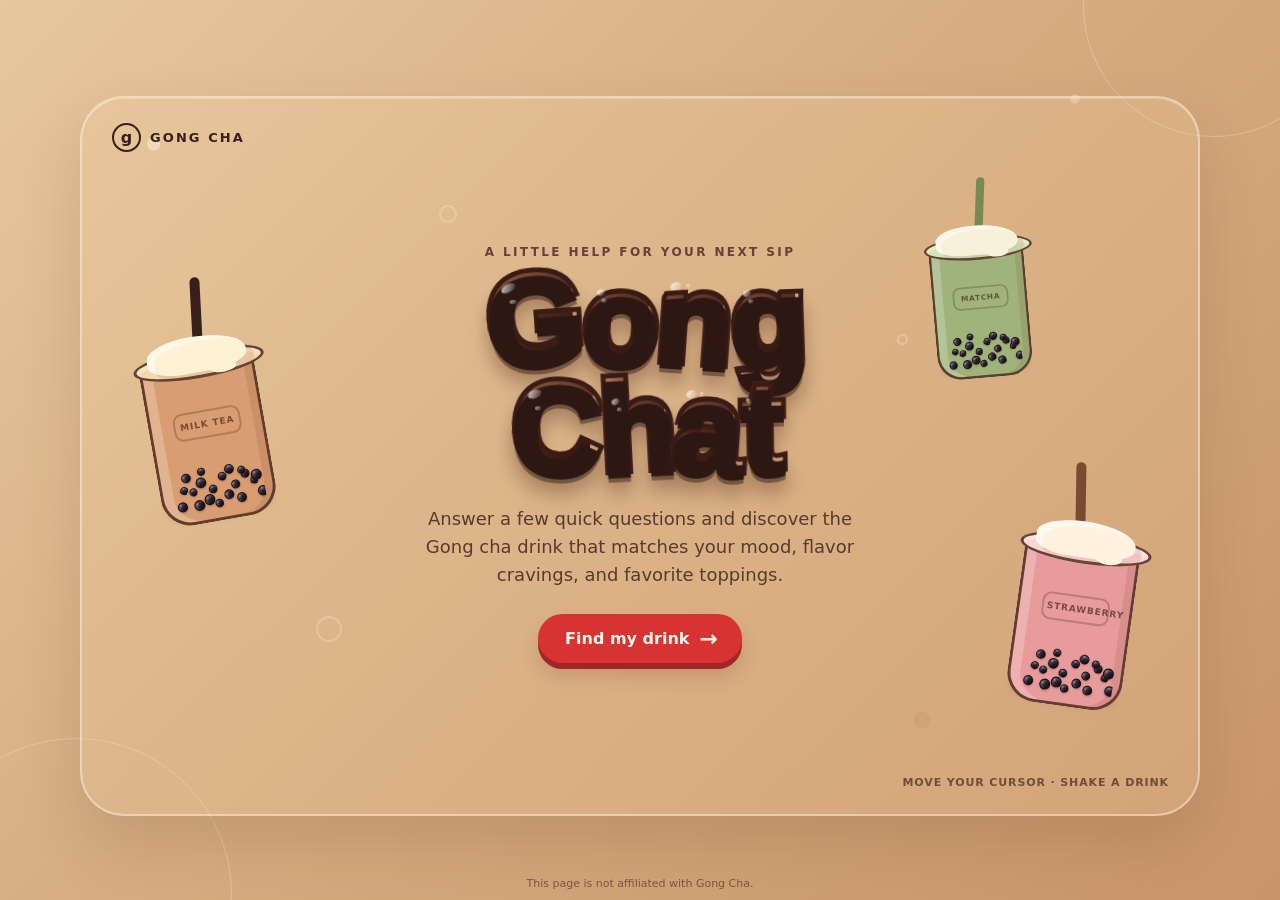
<file: index.html>
<!doctype html>
<html lang="en">
<head>
  <meta charset="UTF-8">
  <meta name="viewport" content="width=device-width, initial-scale=1.0">
  <meta http-equiv="refresh" content="0; url=Gong%20chat/">
  <title>Gong cha Drink Match</title>
</head>
<body>
  <p>Opening the <a href="Gong%20chat/">Gong cha drink guide</a>…</p>
  <script>window.location.replace("Gong%20chat/");</script>
</body>
</html>
</file>
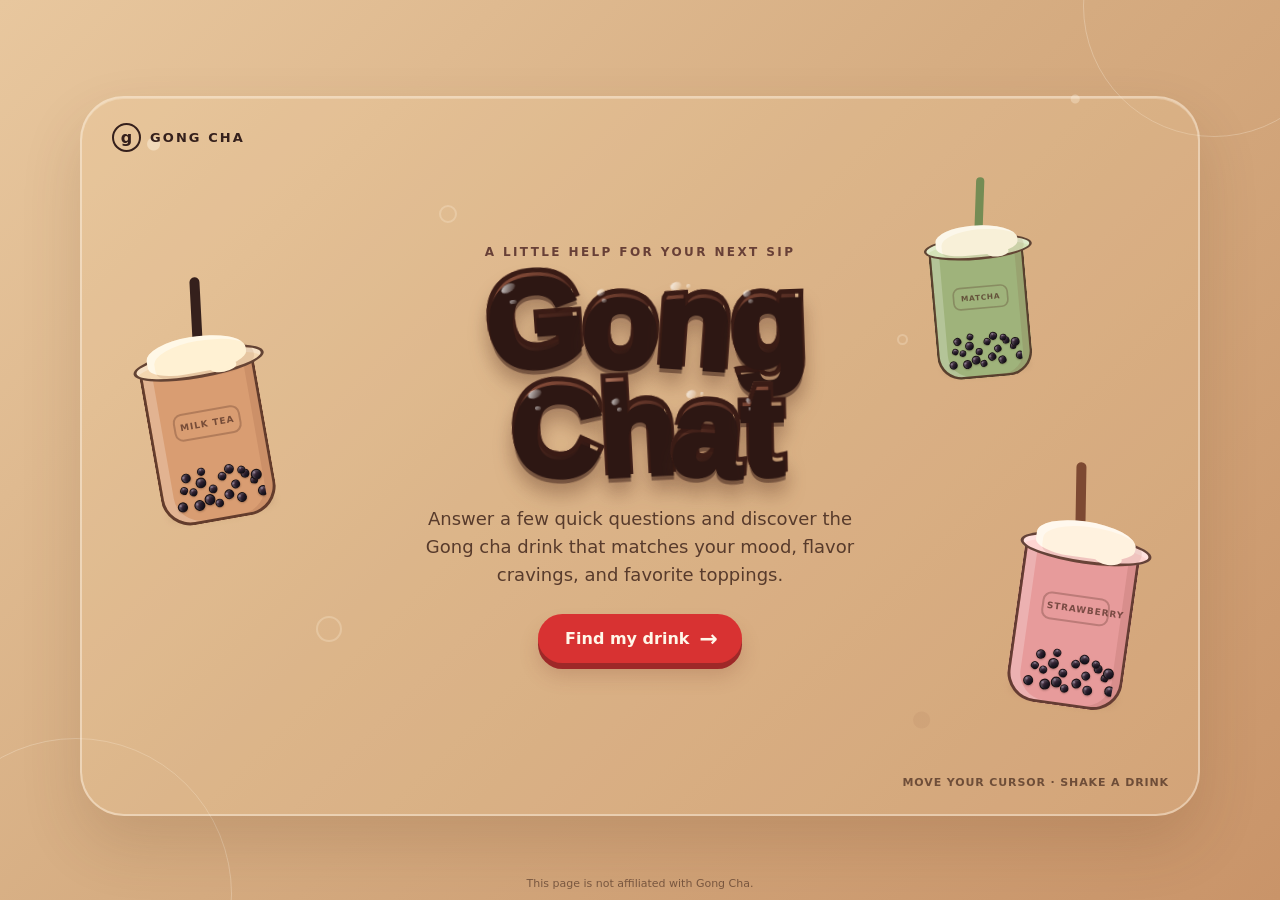
<file: Gong chat/index.html>
<!doctype html>
<html lang="en">
<head>
  <meta charset="UTF-8">
  <meta name="viewport" content="width=device-width, initial-scale=1.0">
  <meta name="description" content="Gong Chat helps you find your next favorite bubble tea drink.">
  <title>Gong Chat | Find Your Drink</title>
  <style>
    :root {
      --milk-tea: #d6ad82;
      --milk-tea-light: #e8c79e;
      --milk-tea-dark: #a66d49;
      --boba: #35201c;
      --boba-soft: #684037;
      --cream: #fff7e9;
      --red: #d83232;
      --green: #748c54;
      --ink: #2b1a18;
    }

    * { box-sizing: border-box; }
    html { min-width: 320px; background: var(--milk-tea); }
    body {
      min-height: 100vh;
      margin: 0;
      overflow-x: hidden;
      color: var(--ink);
      background:
        radial-gradient(circle at 12% 16%, rgba(255, 247, 233, .5) 0 6px, transparent 7px),
        radial-gradient(circle at 84% 11%, rgba(255, 247, 233, .35) 0 4px, transparent 5px),
        radial-gradient(circle at 72% 80%, rgba(125, 74, 46, .1) 0 8px, transparent 9px),
        linear-gradient(135deg, var(--milk-tea-light), var(--milk-tea) 46%, #c99469);
      font-family: Inter, ui-sans-serif, system-ui, -apple-system, BlinkMacSystemFont, "Segoe UI", sans-serif;
    }

    body::before,
    body::after {
      position: fixed;
      z-index: 0;
      width: 260px;
      height: 260px;
      border: 1px solid rgba(255, 247, 233, .28);
      border-radius: 50%;
      content: "";
      pointer-events: none;
    }
    body::before { top: -125px; right: -65px; }
    body::after { bottom: -150px; left: -80px; width: 310px; height: 310px; }

    .home {
      position: relative;
      z-index: 1;
      display: grid;
      min-height: 100vh;
      place-items: center;
      padding: 54px 28px 42px;
      isolation: isolate;
    }

    .home-inner {
      position: relative;
      width: min(1120px, 100%);
      min-height: min(720px, calc(100vh - 96px));
      display: grid;
      place-items: center;
      padding: 48px 24px 62px;
      border: 2px solid rgba(255, 247, 233, .45);
      border-radius: 44px;
      background: rgba(239, 207, 165, .22);
      box-shadow: 0 28px 60px rgba(91, 53, 33, .16), inset 0 1px rgba(255, 247, 233, .28);
    }

    .brand {
      position: absolute;
      top: 25px;
      left: 30px;
      display: flex;
      align-items: center;
      gap: 9px;
      color: var(--boba);
      font-size: 13px;
      font-weight: 850;
      letter-spacing: .16em;
      text-transform: uppercase;
    }
    .brand-mark {
      display: grid;
      width: 29px;
      height: 29px;
      place-items: center;
      border: 2px solid var(--boba);
      border-radius: 50%;
      font-size: 16px;
      letter-spacing: 0;
      text-transform: lowercase;
    }

    .hero-copy {
      position: relative;
      z-index: 4;
      width: min(650px, 100%);
      margin-top: 10px;
      text-align: center;
    }
    .kicker {
      margin: 0 0 10px;
      color: var(--boba-soft);
      font-size: 12px;
      font-weight: 850;
      letter-spacing: .2em;
      text-transform: uppercase;
    }
    h1 {
      display: flex;
      flex-direction: column;
      align-items: center;
      gap: .04em;
      margin: 0;
      color: var(--boba);
      font-family: "Cooper Black", "Arial Rounded MT Bold", "Avenir Next Rounded", ui-rounded, "Trebuchet MS", sans-serif;
      font-size: clamp(60px, 11vw, 126px);
      font-weight: 950;
      letter-spacing: -.075em;
      line-height: .82;
      user-select: none;
      filter: drop-shadow(0 14px 9px rgba(82, 42, 27, .2));
    }
    .title-line {
      display: flex;
      justify-content: center;
      gap: .055em;
      white-space: nowrap;
    }
    .letter {
      display: inline-block;
      position: relative;
      color: #5b3024;
      -webkit-text-fill-color: transparent;
      -webkit-text-stroke: clamp(3px, .38vw, 6px) #3a1c16;
      background: linear-gradient(145deg, #c18a70 0%, #844c39 18%, #4b271f 54%, #2d1713 82%, #663326 100%);
      background-clip: text;
      -webkit-background-clip: text;
      paint-order: stroke fill;
      text-shadow: 0 6px 0 #2d1713, 0 10px 0 rgba(48, 22, 17, .45), 0 16px 17px rgba(82, 42, 27, .22);
      transform: translate3d(0, 0, 0) rotate(var(--rotation)) scale(1);
      transition: transform .16s cubic-bezier(.22, .8, .2, 1);
      will-change: transform;
    }
    .letter::before,
    .letter::after {
      position: absolute;
      z-index: 2;
      border-radius: 50%;
      background: linear-gradient(135deg, rgba(255, 255, 255, .9), rgba(255, 247, 233, .08));
      content: "";
      pointer-events: none;
      filter: blur(.2px);
      opacity: .9;
    }
    .letter::before { top: 14%; left: 21%; width: 17%; height: 8%; transform: rotate(-25deg); }
    .letter::after { top: 29%; left: 31%; width: 7%; height: 4%; opacity: .7; }
    .letter:nth-child(2n)::before { top: 20%; left: 24%; width: 12%; height: 6%; }
    .letter:nth-child(3n)::after { top: 15%; left: 44%; width: 6%; height: 3%; }
    .letter.space { width: .22em; -webkit-text-stroke: 0; background: none; text-shadow: none; }
    .letter.space::before, .letter.space::after { display: none; }
    .subtitle {
      max-width: 470px;
      margin: 25px auto 25px;
      color: #583b2c;
      font-size: clamp(15px, 2vw, 18px);
      line-height: 1.55;
    }
    .cta {
      display: inline-flex;
      align-items: center;
      gap: 10px;
      cursor: pointer;
      border: 0;
      border-radius: 999px;
      padding: 15px 24px 15px 27px;
      color: var(--cream);
      background: var(--red);
      box-shadow: 0 6px 0 #9e2828, 0 13px 20px rgba(116, 45, 35, .2);
      font: inherit;
      font-weight: 850;
      text-decoration: none;
      transition: transform .2s ease, box-shadow .2s ease, background .2s ease;
    }
    .cta::after { content: "→"; font-size: 22px; line-height: 0; }
    .cta:hover, .cta:focus-visible { background: #bf262b; outline: none; transform: translateY(-3px); box-shadow: 0 9px 0 #9e2828, 0 15px 22px rgba(116, 45, 35, .2); }
    .cta:active { transform: translateY(2px); box-shadow: 0 3px 0 #9e2828; }

    .drinks-stage {
      position: absolute;
      inset: 0;
      z-index: 2;
      pointer-events: none;
    }
    .drink {
      position: absolute;
      width: 150px;
      height: 245px;
      display: grid;
      place-items: end center;
      pointer-events: auto;
      transform: rotate(var(--tilt));
      transition: filter .25s ease;
    }
    .drink:hover, .drink:focus-visible { z-index: 5; filter: drop-shadow(0 15px 10px rgba(82, 42, 27, .2)); animation: drink-shake .6s ease-in-out infinite; outline: none; }
    .drink-a { --tilt: -10deg; top: 25%; left: 4%; }
    .drink-b { --tilt: 8deg; right: 4%; bottom: 15%; }
    .drink-c { --tilt: -5deg; right: 13%; top: 8%; transform: scale(.82) rotate(var(--tilt)); }
    .drink-shadow { position: absolute; bottom: 4px; width: 105px; height: 18px; border-radius: 50%; background: rgba(85, 44, 29, .23); filter: blur(4px); }
    .straw { position: absolute; z-index: 0; top: 0; width: 10px; height: 111px; border-radius: 9px; background: var(--boba); transform: rotate(7deg); transform-origin: bottom center; }
    .drink-b .straw { background: #7d4932; transform: rotate(-7deg); }
    .drink-c .straw { background: var(--green); }
    .cup {
      position: relative;
      z-index: 1;
      width: 116px;
      height: 160px;
      overflow: visible;
      border: 3px solid rgba(75, 42, 31, .83);
      border-top: 0;
      border-radius: 8px 8px 30px 30px;
      background: var(--drink-color);
      box-shadow: inset 10px 0 rgba(255, 255, 255, .22), inset -8px 0 rgba(109, 51, 33, .12);
    }
    .cup::before {
      position: absolute;
      z-index: 2;
      top: -14px;
      left: -8px;
      width: 126px;
      height: 24px;
      border: 3px solid rgba(75, 42, 31, .85);
      border-radius: 50%;
      background: var(--lid-color);
      box-shadow: inset 0 5px rgba(255, 255, 255, .28);
      content: "";
    }
    .cup::after { display: none; }
    .cup-boba { position: absolute; z-index: 2; right: 8px; bottom: 7px; left: 8px; height: 52px; overflow: hidden; }
    .cup-boba i { position: absolute; display: block; width: 11px; height: 11px; border: 1px solid rgba(23, 14, 14, .72); border-radius: 50%; background: radial-gradient(circle at 31% 25%, #75647b 0 9%, #3a2637 18%, #1a1520 62%, #09080c 100%); box-shadow: inset 2px 2px 2px rgba(255, 255, 255, .18), 0 1px 2px rgba(46, 25, 18, .3); }
    .cup-boba i:nth-child(1) { left: 4%; bottom: 4px; transform: rotate(-12deg) scale(.92); }
    .cup-boba i:nth-child(2) { left: 18%; bottom: 17px; transform: rotate(18deg) scale(.75); }
    .cup-boba i:nth-child(3) { left: 34%; bottom: 7px; transform: rotate(-7deg); }
    .cup-boba i:nth-child(4) { left: 51%; bottom: 28px; transform: rotate(23deg) scale(.8); }
    .cup-boba i:nth-child(5) { left: 68%; bottom: 4px; transform: rotate(-18deg) scale(.9); }
    .cup-boba i:nth-child(6) { left: 84%; bottom: 19px; transform: rotate(11deg) scale(.72); }
    .cup-boba i:nth-child(7) { left: 13%; bottom: 32px; transform: rotate(-28deg) scale(.88); }
    .cup-boba i:nth-child(8) { left: 28%; bottom: 25px; transform: rotate(8deg) scale(.98); }
    .cup-boba i:nth-child(9) { left: 44%; bottom: 2px; transform: rotate(-15deg) scale(.78); }
    .cup-boba i:nth-child(10) { left: 60%; bottom: 34px; transform: rotate(27deg) scale(.9); }
    .cup-boba i:nth-child(11) { left: 76%; bottom: 27px; transform: rotate(-9deg) scale(.82); }
    .cup-boba i:nth-child(12) { left: 91%; bottom: 7px; transform: rotate(16deg) scale(.95); }
    .cup-boba i:nth-child(13) { left: 8%; bottom: 20px; transform: rotate(31deg) scale(.72); }
    .cup-boba i:nth-child(14) { left: 22%; bottom: 3px; transform: rotate(-21deg); }
    .cup-boba i:nth-child(15) { left: 39%; bottom: 17px; transform: rotate(12deg) scale(.8); }
    .cup-boba i:nth-child(16) { left: 55%; bottom: 9px; transform: rotate(-32deg) scale(.9); }
    .cup-boba i:nth-child(17) { left: 72%; bottom: 31px; transform: rotate(19deg) scale(.75); }
    .cup-boba i:nth-child(18) { left: 87%; bottom: 24px; transform: rotate(-5deg); }
    .cup-boba i:nth-child(19) { left: 30%; bottom: 36px; transform: rotate(25deg) scale(.75); }
    .cup-boba i:nth-child(20) { left: 64%; bottom: 18px; transform: rotate(-26deg) scale(.82); }
    .drink-b .cup-boba { transform: translateX(2px) rotate(2deg); }
    .drink-c .cup-boba { transform: translateX(-2px) rotate(-2deg); }
    .cream {
      position: absolute;
      z-index: 3;
      top: -26px;
      left: 7px;
      width: 100px;
      height: 36px;
      border-radius: 46% 54% 38% 35%;
      background: var(--cream-color);
      box-shadow: 7px 6px rgba(135, 74, 51, .12), inset 7px 5px rgba(255, 255, 255, .45);
    }
    .cream::after { position: absolute; right: 12px; bottom: -4px; width: 27px; height: 12px; border-radius: 50%; background: var(--cream-color); content: ""; }
    .cup-label { position: absolute; z-index: 3; top: 48px; left: 22px; width: 68px; padding: 7px 3px; border: 2px solid rgba(75, 42, 31, .28); border-radius: 9px; color: rgba(75, 42, 31, .7); font-size: 9px; font-weight: 900; letter-spacing: .1em; text-align: center; text-transform: uppercase; }
    .drink-a { --drink-color: #d99d72; --lid-color: #f4d7b1; --cream-color: #fff1d3; }
    .drink-b { --drink-color: #e79b9b; --lid-color: #ffd5d2; --cream-color: #fff2df; }
    .drink-c { --drink-color: #9fb37b; --lid-color: #d5e3b8; --cream-color: #f8f0d8; }

    .hint {
      position: absolute;
      right: 29px;
      bottom: 25px;
      margin: 0;
      color: rgba(67, 40, 29, .7);
      font-size: 11px;
      font-weight: 700;
      letter-spacing: .08em;
      text-transform: uppercase;
    }
    .disclaimer {
      position: absolute;
      right: 20px;
      bottom: 10px;
      left: 20px;
      margin: 0;
      color: rgba(67, 40, 29, .62);
      font-size: 11px;
      text-align: center;
    }
    .bubble {
      position: absolute;
      z-index: -1;
      width: var(--size);
      height: var(--size);
      border: 2px solid rgba(255, 247, 233, .28);
      border-radius: 50%;
      animation: float var(--speed) ease-in-out infinite alternate;
    }
    .bubble-one { top: 15%; left: 32%; --size: 18px; --speed: 3s; }
    .bubble-two { top: 33%; right: 26%; --size: 11px; --speed: 2.4s; }
    .bubble-three { bottom: 24%; left: 21%; --size: 26px; --speed: 3.6s; }

    @keyframes drink-shake {
      0%, 100% { transform: translateY(0) rotate(calc(var(--tilt) - 2deg)); }
      25% { transform: translateY(-3px) rotate(calc(var(--tilt) + 4deg)); }
      50% { transform: translateY(1px) rotate(calc(var(--tilt) - 4deg)); }
      75% { transform: translateY(-2px) rotate(calc(var(--tilt) + 2deg)); }
    }
    @keyframes float { from { transform: translateY(-5px); } to { transform: translateY(8px); } }

    @media (max-width: 850px) {
      .home { padding: 20px 14px; }
      .home-inner { min-height: calc(100vh - 40px); padding-top: 135px; padding-bottom: 150px; overflow: hidden; }
      .drink-a { top: 9%; left: -21px; transform: scale(.67) rotate(var(--tilt)); }
      .drink-b { right: -28px; bottom: 10%; transform: scale(.7) rotate(var(--tilt)); }
      .drink-c { top: auto; right: 27%; bottom: 4%; transform: scale(.57) rotate(var(--tilt)); }
      .hint { right: 0; bottom: 18px; left: 0; text-align: center; }
    }
    @media (max-width: 520px) {
      .home-inner { border-radius: 28px; padding-right: 17px; padding-left: 17px; }
      .brand { top: 19px; left: 20px; }
      h1 { font-size: clamp(52px, 17vw, 82px); }
      .subtitle { margin-top: 21px; font-size: 14px; }
      .drink-a { top: 12%; left: -48px; }
      .drink-b { right: -49px; bottom: 14%; }
      .drink-c { right: 20%; bottom: 3%; }
    }
    @media (prefers-reduced-motion: reduce) {
      *, *::before, *::after { scroll-behavior: auto !important; animation-duration: .01ms !important; animation-iteration-count: 1 !important; transition-duration: .01ms !important; }
    }
  </style>
</head>
<body>
  <main class="home">
    <div class="home-inner">
      <div class="brand"><span class="brand-mark">g</span><span>gong cha</span></div>
      <div class="bubble bubble-one" aria-hidden="true"></div>
      <div class="bubble bubble-two" aria-hidden="true"></div>
      <div class="bubble bubble-three" aria-hidden="true"></div>

      <section class="hero-copy" aria-labelledby="page-title">
        <p class="kicker">A little help for your next sip</p>
        <h1 id="page-title" aria-label="Gong Chat">
          <span class="title-line">
            <span class="letter" data-depth="1.15" style="--rotation:-4deg">G</span>
            <span class="letter" data-depth=".8" style="--rotation:2deg">o</span>
            <span class="letter" data-depth="1.1" style="--rotation:4deg">n</span>
            <span class="letter" data-depth=".9" style="--rotation:-2deg">g</span>
          </span>
          <span class="title-line">
            <span class="letter" data-depth=".9" style="--rotation:3deg">C</span>
            <span class="letter" data-depth="1.15" style="--rotation:-3deg">h</span>
            <span class="letter" data-depth=".8" style="--rotation:4deg">a</span>
            <span class="letter" data-depth="1" style="--rotation:-1deg">t</span>
          </span>
        </h1>
        <p class="subtitle">Answer a few quick questions and discover the Gong cha drink that matches your mood, flavor cravings, and favorite toppings.</p>
        <a class="cta" href="chat.html">Find my drink</a>
      </section>

      <div class="drinks-stage" aria-label="Illustrated bubble tea drinks">
        <div class="drink drink-a" tabindex="0" aria-label="Milk tea with pearls illustration">
          <div class="drink-shadow"></div><div class="straw"></div>
          <div class="cup"><div class="cream"></div><div class="cup-boba" aria-hidden="true"><i></i><i></i><i></i><i></i><i></i><i></i><i></i><i></i><i></i><i></i><i></i><i></i><i></i><i></i><i></i><i></i><i></i><i></i><i></i><i></i></div><div class="cup-label">milk tea</div></div>
        </div>
        <div class="drink drink-b" tabindex="0" aria-label="Strawberry bubble tea illustration">
          <div class="drink-shadow"></div><div class="straw"></div>
          <div class="cup"><div class="cream"></div><div class="cup-boba" aria-hidden="true"><i></i><i></i><i></i><i></i><i></i><i></i><i></i><i></i><i></i><i></i><i></i><i></i><i></i><i></i><i></i><i></i><i></i><i></i><i></i><i></i></div><div class="cup-label">strawberry</div></div>
        </div>
        <div class="drink drink-c" tabindex="0" aria-label="Matcha bubble tea illustration">
          <div class="drink-shadow"></div><div class="straw"></div>
          <div class="cup"><div class="cream"></div><div class="cup-boba" aria-hidden="true"><i></i><i></i><i></i><i></i><i></i><i></i><i></i><i></i><i></i><i></i><i></i><i></i><i></i><i></i><i></i><i></i><i></i><i></i><i></i><i></i></div><div class="cup-label">matcha</div></div>
        </div>
      </div>
      <p class="hint">Move your cursor · shake a drink</p>
    </div>
    <footer class="disclaimer">This page is not affiliated with Gong Cha.</footer>
  </main>

  <script>
    const title = document.getElementById("page-title");
    const letters = [...document.querySelectorAll(".letter[data-depth]")].map((element) => ({
      element,
      depth: Number(element.dataset.depth),
      baseRotation: parseFloat(element.style.getPropertyValue("--rotation")) || 0,
      homeX: 0,
      homeY: 0,
      x: 0,
      y: 0,
      rotation: 0,
      scale: 1,
    }));
    const reducedMotion = window.matchMedia("(prefers-reduced-motion: reduce)").matches;
    const pointer = { x: -1000, y: -1000, active: false };
    const influenceRadius = 230;

    function calibrateLetters() {
      letters.forEach((letter) => { letter.element.style.transform = ""; });
      letters.forEach((letter) => {
        const bounds = letter.element.getBoundingClientRect();
        letter.homeX = bounds.left + bounds.width / 2;
        letter.homeY = bounds.top + bounds.height / 2;
      });
    }

    if (!reducedMotion) {
      window.addEventListener("pointermove", (event) => {
        pointer.x = event.clientX;
        pointer.y = event.clientY;
        pointer.active = true;
      }, { passive: true });
      window.addEventListener("blur", () => { pointer.active = false; });
      document.addEventListener("mouseleave", () => { pointer.active = false; });
      window.addEventListener("resize", calibrateLetters, { passive: true });

      function animateLetters() {
        letters.forEach((letter) => {
          const deltaX = letter.homeX - pointer.x;
          const deltaY = letter.homeY - pointer.y;
          const distance = Math.max(1, Math.hypot(deltaX, deltaY));
          const proximity = pointer.active ? Math.max(0, 1 - distance / influenceRadius) : 0;
          const force = proximity * proximity * 34 * letter.depth;
          const targetX = (deltaX / distance) * force;
          const targetY = (deltaY / distance) * force;
          const targetRotation = letter.baseRotation + targetX * .22;
          const targetScale = 1 + proximity * .06;

          letter.x += (targetX - letter.x) * .16;
          letter.y += (targetY - letter.y) * .16;
          letter.rotation += (targetRotation - letter.rotation) * .14;
          letter.scale += (targetScale - letter.scale) * .14;
          letter.element.style.transform = `translate3d(${letter.x.toFixed(2)}px, ${letter.y.toFixed(2)}px, 0) rotate(${letter.rotation.toFixed(2)}deg) scale(${letter.scale.toFixed(3)})`;
        });
        requestAnimationFrame(animateLetters);
      }

      requestAnimationFrame(() => {
        calibrateLetters();
        requestAnimationFrame(animateLetters);
      });
    }
  </script>
</body>
</html>
</file>
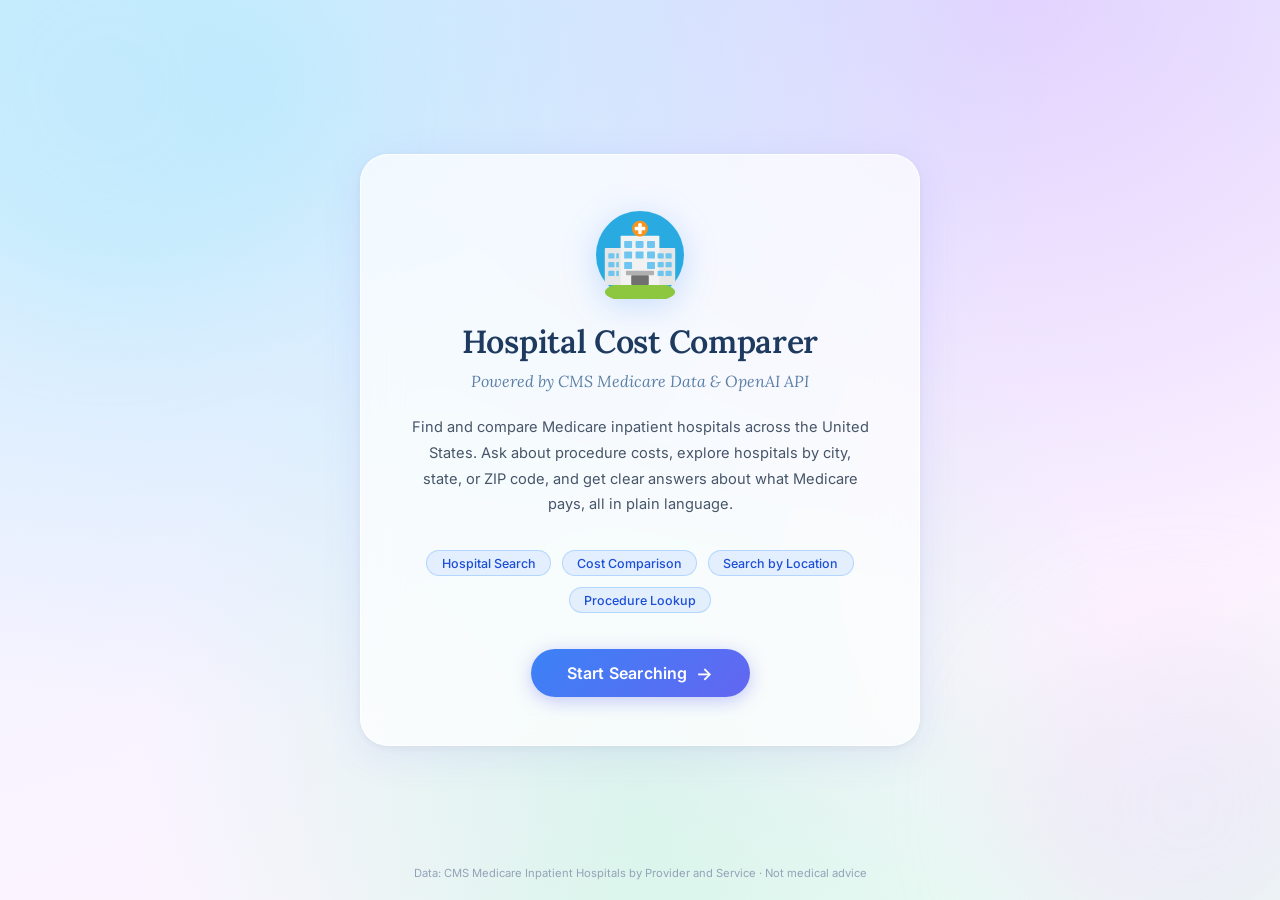
<file: Hospital Finder/index.html>
<!DOCTYPE html>
<html lang="en">
<head>
  <meta charset="UTF-8" />
  <meta name="viewport" content="width=device-width, initial-scale=1.0" />
  <title>Hospital Cost Comparer</title>
  <link rel="preconnect" href="https://fonts.googleapis.com" />
  <link rel="preconnect" href="https://fonts.gstatic.com" crossorigin />
  <link href="https://fonts.googleapis.com/css2?family=Inter:wght@400;500;600;700&family=Lora:ital,wght@0,400;0,600;1,400&display=swap" rel="stylesheet" />

  <!--
    ============================================================
    OVERARCHING PROMPT / UI CONFIGURATION
    ============================================================
    Edit the values below to change the app's personality,
    placeholder text, suggested questions, and visual title.
    The actual AI instructions live in SYSTEM_PROMPT in app.py.
    ============================================================
  -->
  <script>
    // ============================================================
    // BACKEND URL CONFIGURATION
    // ============================================================
    // After deploying to Render, replace the empty string below
    // with your Render service URL, e.g.:
    //   const BACKEND_URL = "https://hospital-finder.onrender.com";
    //
    // Leave it as an empty string "" to use a relative /chat path,
    // which works when running locally via `python app.py`.
    // ============================================================
    const BACKEND_URL = "https://hospital-finder-sltg.onrender.com";

    const UI_CONFIG = {
      PAGE_TITLE:  "Hospital Cost Comparer",
      SUBTITLE:    "Search Medicare inpatient hospitals and compare procedure costs",
      PLACEHOLDER: "Ask about hospitals, procedures, or costs…",
      WELCOME_MSG: "Hi! I can help you find hospitals and compare their Medicare inpatient costs by procedure. Try asking about a specific city, state, ZIP code, hospital name, or procedure type. Note that information is limited to the CMS dataset I work on for accurate information and may take a while to process!",
      SUGGESTIONS: [
        "Find hospitals in California that perform heart failure procedures",
        "Compare costs for hip replacement in Texas",
        "Show me hospitals near ZIP code 10001",
        "What is a DRG code?",
      ],
    };
  </script>
  <!--
    ============================================================
    END UI CONFIGURATION
    ============================================================
  -->

  <style>
    /* ============================================================
       DESIGN TOKENS
    ============================================================ */
    :root {
      --bg:           #f5f7fa;
      --surface:      #ffffff;
      --surface-2:    #f0f4f8;
      --surface-3:    #e4eaf1;
      --border:       rgba(0,0,0,.08);
      --border-focus: rgba(59,130,246,.45);

      --accent:       #3b82f6;
      --accent-hover: #2563eb;
      --accent-glow:  rgba(59,130,246,.18);

      --text-primary:   #0f172a;
      --text-secondary: #475569;
      --text-muted:     #94a3b8;

      --user-bubble:    #2563eb;
      --user-text:      #ffffff;

      --red:   #ef4444;
      --green: #22c55e;

      --font:   'Inter', system-ui, sans-serif;
      --radius: 14px;
      --radius-sm: 8px;

      --shadow-glow: 0 0 0 3px var(--accent-glow);
      --shadow-card: 0 4px 24px rgba(0,0,0,.08);
    }

    /* ============================================================
       RESET & BASE
    ============================================================ */
    *, *::before, *::after { box-sizing: border-box; margin: 0; padding: 0; }

    html, body {
      height: 100%;
      font-family: var(--font);
      background: var(--bg);
      color: var(--text-primary);
      -webkit-font-smoothing: antialiased;
    }

    ::-webkit-scrollbar { width: 6px; }
    ::-webkit-scrollbar-track { background: transparent; }
    ::-webkit-scrollbar-thumb { background: var(--surface-3); border-radius: 99px; }

    /* ============================================================
       APP SHELL
    ============================================================ */
    .app {
      display: flex;
      flex-direction: column;
      height: 100vh;
      width: 100%;
    }

    /* ============================================================
       HEADER
    ============================================================ */
    header {
      display: flex;
      align-items: center;
      gap: .85rem;
      padding: 1rem 1.25rem;
      border-bottom: 1px solid #c7dff7;
      background: #deeeff;
      flex-shrink: 0;
      position: relative;
      z-index: 10;
    }

    .logo {
      width: 36px; height: 36px;
      border-radius: 10px;
      display: flex; align-items: center; justify-content: center;
      flex-shrink: 0;
      overflow: hidden;
    }

    .header-text { flex: 1; min-width: 0; }
    .header-text h1 {
      font-size: .975rem;
      font-weight: 600;
      color: #1e3a5f;
      white-space: nowrap;
      overflow: hidden;
      text-overflow: ellipsis;
    }
    .header-text p {
      font-size: .72rem;
      color: #3b6ea5;
      margin-top: .1rem;
      white-space: nowrap;
      overflow: hidden;
      text-overflow: ellipsis;
    }

    .header-badge {
      margin-left: auto;
      flex-shrink: 0;
      background: rgba(255,255,255,.6);
      border: 1px solid #aacbee;
      border-radius: 20px;
      padding: .2rem .7rem;
      font-size: .68rem;
      color: #2c5f8a;
      letter-spacing: .3px;
    }

    /* ============================================================
       CHAT WINDOW
    ============================================================ */
    .chat-window {
      flex: 1;
      overflow-y: auto;
      padding: 2rem 1.25rem 1rem;
      display: flex;
      flex-direction: column;
      gap: 1.5rem;
      scroll-behavior: smooth;
    }

    /* ============================================================
       MESSAGES
    ============================================================ */
    .message {
      display: flex;
      gap: .75rem;
      align-items: flex-start;
      animation: fadeUp .18s ease;
    }
    @keyframes fadeUp {
      from { opacity: 0; transform: translateY(8px); }
      to   { opacity: 1; transform: translateY(0); }
    }

    .message.user      { flex-direction: row-reverse; }
    .message.assistant { flex-direction: row; }

    /* Avatar */
    .avatar {
      width: 34px; height: 34px;
      border-radius: 50%;
      display: flex; align-items: center; justify-content: center;
      font-size: .85rem;
      flex-shrink: 0;
      margin-top: 2px;
      overflow: hidden;
    }
    .message.user .avatar {
      background: var(--user-bubble);
      font-size: .75rem;
      font-weight: 700;
      color: #fff;
      letter-spacing: -.5px;
      border-radius: 50%;
    }
    .message.assistant .avatar {
      background: none;
    }

    /* Bubble wrapper */
    .bubble-wrap {
      display: flex;
      flex-direction: column;
      max-width: min(72%, 580px);
    }
    .message.user .bubble-wrap { align-items: flex-end; }

    /* Bubble */
    .bubble {
      padding: .75rem 1rem;
      border-radius: var(--radius);
      font-size: .9rem;
      line-height: 1.65;
      word-break: break-word;
    }
    .message.user .bubble {
      background: var(--user-bubble);
      color: var(--user-text);
      border-bottom-right-radius: 4px;
      white-space: pre-wrap;
    }
    .message.assistant .bubble {
      background: var(--surface);
      border: 1px solid var(--border);
      color: var(--text-primary);
      border-bottom-left-radius: 4px;
    }
    .bubble.error {
      background: #fef2f2;
      border-color: #fecaca;
      color: #b91c1c;
    }

    /* ============================================================
       MARKDOWN STYLES (inside assistant bubble)
    ============================================================ */
    .bubble h1, .bubble h2, .bubble h3 {
      color: var(--text-primary);
      font-weight: 600;
      margin: .9rem 0 .35rem;
      line-height: 1.3;
    }
    .bubble h1 { font-size: 1.05rem; }
    .bubble h2 { font-size: .975rem; }
    .bubble h3 { font-size: .925rem; }
    .bubble p  { margin: .45rem 0; color: var(--text-primary); }
    .bubble p:first-child { margin-top: 0; }
    .bubble p:last-child  { margin-bottom: 0; }
    .bubble strong { font-weight: 600; color: #e2e8f0; }
    .bubble em     { font-style: italic; color: var(--text-secondary); }
    .bubble ul, .bubble ol {
      margin: .4rem 0 .4rem 1.2rem;
      color: var(--text-primary);
    }
    .bubble li { margin: .25rem 0; }
    .bubble code {
      background: var(--surface-2);
      border: 1px solid var(--border);
      border-radius: 5px;
      padding: .1rem .4rem;
      font-size: .82em;
      font-family: 'JetBrains Mono', 'Fira Code', monospace;
      color: #1d4ed8;
    }
    .bubble pre {
      background: var(--surface-2);
      border: 1px solid var(--border);
      border-radius: var(--radius-sm);
      padding: .85rem 1rem;
      overflow-x: auto;
      margin: .6rem 0;
    }
    .bubble pre code {
      background: none;
      border: none;
      padding: 0;
      font-size: .83rem;
    }
    .bubble hr {
      border: none;
      border-top: 1px solid var(--border);
      margin: .7rem 0;
    }
    .bubble blockquote {
      border-left: 3px solid var(--accent);
      padding-left: .85rem;
      color: var(--text-secondary);
      margin: .5rem 0;
    }
    .bubble table {
      border-collapse: collapse;
      width: 100%;
      margin: .6rem 0;
      font-size: .84rem;
    }
    .bubble th, .bubble td {
      border: 1px solid var(--border);
      padding: .4rem .7rem;
      text-align: left;
    }
    .bubble th {
      background: var(--surface-3);
      color: #93c5fd;
      font-weight: 600;
    }
    .bubble tr:nth-child(even) td { background: var(--surface-2); }

    /* ============================================================
       SEE MORE / LESS
    ============================================================ */
    .bubble-content { overflow: hidden; }
    .bubble-content.collapsed { max-height: 200px; position: relative; }
    .bubble-content.collapsed::after {
      content: '';
      position: absolute;
      bottom: 0; left: 0; right: 0; height: 56px;
      background: linear-gradient(transparent, var(--surface));
      pointer-events: none;
    }
    .see-more-btn {
      display: inline-flex;
      align-items: center;
      gap: .3rem;
      margin-top: .5rem;
      background: none;
      border: 1px solid var(--border);
      border-radius: 20px;
      color: var(--accent);
      font-size: .78rem;
      font-family: var(--font);
      padding: .2rem .65rem;
      cursor: pointer;
      transition: background .15s, border-color .15s;
    }
    .see-more-btn:hover {
      background: var(--surface-3);
      border-color: var(--accent);
    }

    /* ============================================================
       TYPING INDICATOR
    ============================================================ */
    .typing .bubble {
      display: flex;
      gap: 5px;
      align-items: center;
      padding: .85rem 1rem;
    }
    .dot {
      width: 7px; height: 7px;
      background: var(--text-muted);
      border-radius: 50%;
      animation: bounce .9s infinite;
    }
    .dot:nth-child(2) { animation-delay: .15s; }
    .dot:nth-child(3) { animation-delay: .3s; }
    @keyframes bounce {
      0%, 60%, 100% { transform: translateY(0); }
      30%            { transform: translateY(-5px); }
    }

    /* ============================================================
       SUGGESTIONS
    ============================================================ */
    .suggestions {
      padding: .5rem 1.25rem .75rem;
      display: flex;
      flex-wrap: wrap;
      gap: .45rem;
      flex-shrink: 0;
    }
    .suggestions-label {
      width: 100%;
      font-size: .7rem;
      color: var(--text-muted);
      font-weight: 500;
      text-transform: uppercase;
      letter-spacing: .6px;
      margin-bottom: .1rem;
    }
    .suggestion-btn {
      background: var(--surface-2);
      border: 1px solid var(--border);
      color: var(--text-secondary);
      border-radius: 20px;
      padding: .35rem .85rem;
      font-size: .78rem;
      font-family: var(--font);
      cursor: pointer;
      transition: background .15s, border-color .15s, color .15s;
      white-space: nowrap;
    }
    .suggestion-btn:hover {
      background: var(--surface-3);
      border-color: var(--accent);
      color: var(--text-primary);
    }

    /* ============================================================
       INPUT BAR
    ============================================================ */
    .input-area {
      padding: .75rem 1.25rem 1rem;
      flex-shrink: 0;
      background: var(--bg);
      border-top: 1px solid var(--border);
    }
    .input-box {
      display: flex;
      align-items: flex-end;
      gap: .6rem;
      background: var(--surface);
      border: 1px solid var(--border);
      border-radius: var(--radius);
      padding: .6rem .6rem .6rem .9rem;
      transition: border-color .2s, box-shadow .2s;
    }
    .input-box:focus-within {
      border-color: var(--border-focus);
      box-shadow: var(--shadow-glow);
    }
    #user-input {
      flex: 1;
      background: none;
      border: none;
      outline: none;
      color: var(--text-primary);
      font-family: var(--font);
      font-size: .9rem;
      line-height: 1.55;
      resize: none;
      max-height: 140px;
      overflow-y: auto;
      padding: .2rem 0;
    }
    #user-input::placeholder { color: var(--text-muted); }
    #user-input:disabled { opacity: .5; }

    #send-btn {
      width: 34px; height: 34px;
      background: var(--accent);
      border: none;
      border-radius: 9px;
      color: #fff;
      font-size: 1rem;
      cursor: pointer;
      display: flex; align-items: center; justify-content: center;
      flex-shrink: 0;
      transition: background .15s, transform .1s, opacity .15s;
    }
    #send-btn:hover   { background: var(--accent-hover); }
    #send-btn:active  { transform: scale(.93); }
    #send-btn:disabled { opacity: .35; cursor: not-allowed; transform: none; }

    .input-hint {
      text-align: center;
      font-size: .67rem;
      color: var(--text-muted);
      margin-top: .45rem;
    }

    /* ============================================================
       RESPONSIVE
    ============================================================ */
    @media (max-width: 600px) {
      .header-badge { display: none; }
      .header-text p { display: none; }
      .chat-window { padding: 1.25rem .85rem .75rem; }
      .input-area  { padding: .5rem .85rem .75rem; }
      .suggestions { padding: .35rem .85rem .5rem; }
    }
    /* ============================================================
       HOMEPAGE
    ============================================================ */
    .homepage {
      position: fixed;
      inset: 0;
      z-index: 200;
      display: flex;
      flex-direction: column;
      align-items: center;
      justify-content: center;
      /* Dreamy pastel gradient — soft sky to warm lavender cream */
      background:
        radial-gradient(ellipse at 20% 10%, rgba(186,230,253,.7) 0%, transparent 55%),
        radial-gradient(ellipse at 80% 0%,  rgba(216,180,254,.5) 0%, transparent 50%),
        radial-gradient(ellipse at 50% 90%, rgba(167,243,208,.4) 0%, transparent 55%),
        linear-gradient(160deg, #e0f2fe 0%, #f5f3ff 45%, #fdf4ff 75%, #ecfdf5 100%);
      padding: 2rem;
      overflow: hidden;
      transition: opacity .5s ease, transform .5s ease;
    }
    .homepage.fade-out {
      opacity: 0;
      transform: translateY(-12px);
      pointer-events: none;
    }

    /* Floating decorative blobs */
    .homepage::before,
    .homepage::after {
      content: '';
      position: absolute;
      border-radius: 50%;
      filter: blur(60px);
      opacity: .35;
      pointer-events: none;
    }
    .homepage::before {
      width: 420px; height: 420px;
      background: radial-gradient(circle, #bae6fd, #a5f3fc);
      top: -120px; left: -100px;
    }
    .homepage::after {
      width: 350px; height: 350px;
      background: radial-gradient(circle, #ddd6fe, #fbcfe8);
      bottom: -80px; right: -80px;
    }

    .homepage-card {
      position: relative;
      z-index: 1;
      background: rgba(255,255,255,.72);
      backdrop-filter: blur(18px);
      -webkit-backdrop-filter: blur(18px);
      border: 1px solid rgba(255,255,255,.9);
      border-radius: 28px;
      padding: 3.5rem 3rem 3rem;
      max-width: 560px;
      width: 100%;
      text-align: center;
      box-shadow:
        0 8px 40px rgba(99,102,241,.1),
        0 2px 8px rgba(0,0,0,.06);
    }

    .homepage-icon {
      width: 88px; height: 88px;
      margin: 0 auto 1.5rem;
      filter: drop-shadow(0 6px 16px rgba(59,130,246,.25));
    }

    .homepage-title {
      font-family: 'Lora', Georgia, serif;
      font-size: 2rem;
      font-weight: 600;
      color: #1e3a5f;
      line-height: 1.2;
      margin-bottom: .65rem;
      letter-spacing: -.3px;
    }

    .homepage-subtitle {
      font-family: 'Lora', Georgia, serif;
      font-size: 1rem;
      font-style: italic;
      color: #5b7fa6;
      margin-bottom: 1.5rem;
    }

    .homepage-desc {
      font-family: 'Inter', sans-serif;
      font-size: .915rem;
      color: #475569;
      line-height: 1.75;
      margin-bottom: 2rem;
    }

    .homepage-features {
      display: flex;
      justify-content: center;
      gap: .65rem;
      flex-wrap: wrap;
      margin-bottom: 2.25rem;
    }
    .homepage-pill {
      background: rgba(219,234,254,.7);
      border: 1px solid rgba(147,197,253,.6);
      color: #1d4ed8;
      border-radius: 20px;
      padding: .3rem .9rem;
      font-size: .78rem;
      font-family: 'Inter', sans-serif;
      font-weight: 500;
    }

    .homepage-cta {
      display: inline-flex;
      align-items: center;
      gap: .55rem;
      background: linear-gradient(135deg, #3b82f6, #6366f1);
      color: #fff;
      border: none;
      border-radius: 50px;
      padding: .85rem 2.25rem;
      font-size: 1rem;
      font-family: 'Inter', sans-serif;
      font-weight: 600;
      cursor: pointer;
      letter-spacing: .2px;
      box-shadow: 0 4px 18px rgba(99,102,241,.35);
      transition: transform .18s ease, box-shadow .18s ease;
    }
    .homepage-cta:hover {
      transform: translateY(-2px);
      box-shadow: 0 8px 28px rgba(99,102,241,.45);
    }
    .homepage-cta:active { transform: translateY(0); }
    .cta-arrow { font-size: 1.1rem; transition: transform .18s ease; }
    .homepage-cta:hover .cta-arrow { transform: translateX(4px); }

    .homepage-footer {
      position: absolute;
      bottom: 1.25rem;
      font-size: .7rem;
      color: #94a3b8;
      font-family: 'Inter', sans-serif;
    }

  </style>
</head>
<body>
<!-- ============================================================
     HOMEPAGE — shown before the user enters the chat
============================================================ -->
<div class="homepage" id="homepage" role="main">
  <div class="homepage-card">

    <!-- Hospital icon -->
    <div class="homepage-icon" id="homepage-icon" aria-hidden="true"></div>

    <h1 class="homepage-title">Hospital Cost Comparer</h1>
    <p class="homepage-subtitle">Powered by CMS Medicare Data &amp; OpenAI API</p>

    <p class="homepage-desc">
      Find and compare Medicare inpatient hospitals across the United States.
      Ask about procedure costs, explore hospitals by city, state, or ZIP code,
      and get clear answers about what Medicare pays, all in plain language.
    </p>

    <div class="homepage-features">
      <span class="homepage-pill">Hospital Search</span>
      <span class="homepage-pill">Cost Comparison</span>
      <span class="homepage-pill">Search by Location</span>
      <span class="homepage-pill">Procedure Lookup</span>
    </div>

    <button class="homepage-cta" id="enter-chat-btn" aria-label="Start chatting">
      Start Searching
      <span class="cta-arrow" aria-hidden="true">→</span>
    </button>
  </div>

  <p class="homepage-footer">Data: CMS Medicare Inpatient Hospitals by Provider and Service · Not medical advice</p>
</div>

<div class="app" id="app-shell" style="display:none">

  <!-- Header -->
  <header>
    <div class="logo" aria-hidden="true"></div>
    <div class="header-text">
      <h1 id="page-title">Hospital Cost Comparer</h1>
      <p id="page-subtitle"></p>
    </div>
    <span class="header-badge" id="header-badge">CMS Medicare Data</span>
  </header>

  <!-- Chat messages -->
  <div class="chat-window" id="chat-window" role="log" aria-live="polite" aria-label="Chat conversation"></div>

  <!-- Suggestions -->
  <div class="suggestions" id="suggestions">
    <div class="suggestions-label">Try asking</div>
  </div>

  <!-- Input -->
  <div class="input-area">
    <div class="input-box">
      <textarea
        id="user-input"
        rows="1"
        aria-label="Your message"
        autocomplete="off"
        spellcheck="true"
      ></textarea>
      <button id="send-btn" aria-label="Send message" title="Send (Enter)">
        <svg width="16" height="16" viewBox="0 0 16 16" fill="none" aria-hidden="true">
          <path d="M14 8L2 2l2.5 6L2 14l12-6z" fill="currentColor"/>
        </svg>
      </button>
    </div>
    <p class="input-hint">Press Enter to send &nbsp;·&nbsp; Shift+Enter for new line &nbsp;·&nbsp; AI responses may contain errors — not medical advice</p>
  </div>

</div>

<script>
  // ============================================================
  // HOSPITAL SVG ICON (used in header logo + chat avatars)
  // Matches the reference: blue circle, white building, blue
  // windows, orange cross on roof.
  // ============================================================
  const HOSPITAL_SVG = `<svg xmlns="http://www.w3.org/2000/svg" viewBox="0 0 100 100" width="100%" height="100%" role="img" aria-label="Hospital icon">
    <!-- blue circle background -->
    <circle cx="50" cy="50" r="50" fill="#29abe2"/>
    <!-- green ground -->
    <ellipse cx="50" cy="92" rx="40" ry="12" fill="#8dc63f"/>
    <!-- left wing -->
    <rect x="10" y="42" width="22" height="42" rx="1" fill="#e6e6e6"/>
    <!-- right wing -->
    <rect x="68" y="42" width="22" height="42" rx="1" fill="#e6e6e6"/>
    <!-- main building -->
    <rect x="28" y="28" width="44" height="56" rx="1" fill="#f2f2f2"/>
    <!-- entrance canopy -->
    <rect x="34" y="68" width="32" height="5" rx="1" fill="#b0b0b0"/>
    <!-- entrance door -->
    <rect x="40" y="73" width="20" height="11" rx="1" fill="#707070"/>
    <!-- left wing windows -->
    <rect x="14" y="48" width="7" height="6" rx="1" fill="#6ec6f0"/>
    <rect x="23" y="48" width="3" height="6" rx="1" fill="#6ec6f0"/>
    <rect x="14" y="58" width="7" height="6" rx="1" fill="#6ec6f0"/>
    <rect x="23" y="58" width="3" height="6" rx="1" fill="#6ec6f0"/>
    <rect x="14" y="68" width="7" height="6" rx="1" fill="#6ec6f0"/>
    <rect x="23" y="68" width="3" height="6" rx="1" fill="#6ec6f0"/>
    <!-- right wing windows -->
    <rect x="70" y="48" width="7" height="6" rx="1" fill="#6ec6f0"/>
    <rect x="79" y="48" width="7" height="6" rx="1" fill="#6ec6f0"/>
    <rect x="70" y="58" width="7" height="6" rx="1" fill="#6ec6f0"/>
    <rect x="79" y="58" width="7" height="6" rx="1" fill="#6ec6f0"/>
    <rect x="70" y="68" width="7" height="6" rx="1" fill="#6ec6f0"/>
    <rect x="79" y="68" width="7" height="6" rx="1" fill="#6ec6f0"/>
    <!-- main building windows row 1 -->
    <rect x="32" y="34" width="9" height="8" rx="1" fill="#6ec6f0"/>
    <rect x="45" y="34" width="9" height="8" rx="1" fill="#6ec6f0"/>
    <rect x="58" y="34" width="9" height="8" rx="1" fill="#6ec6f0"/>
    <!-- main building windows row 2 -->
    <rect x="32" y="46" width="9" height="8" rx="1" fill="#6ec6f0"/>
    <rect x="45" y="46" width="9" height="8" rx="1" fill="#6ec6f0"/>
    <rect x="58" y="46" width="9" height="8" rx="1" fill="#6ec6f0"/>
    <!-- main building windows row 3 -->
    <rect x="32" y="58" width="9" height="8" rx="1" fill="#6ec6f0"/>
    <rect x="58" y="58" width="9" height="8" rx="1" fill="#6ec6f0"/>
    <!-- orange cross circle on roof -->
    <circle cx="50" cy="20" r="9" fill="#f7941d"/>
    <rect x="48" y="14" width="4" height="12" rx="1" fill="white"/>
    <rect x="44" y="18" width="12" height="4" rx="1" fill="white"/>
  </svg>`;

  // ============================================================
  // HOMEPAGE → CHAT TRANSITION
  // ============================================================
  document.getElementById("homepage-icon").innerHTML = HOSPITAL_SVG;

  document.getElementById("enter-chat-btn").addEventListener("click", () => {
    const homepage = document.getElementById("homepage");
    const appShell = document.getElementById("app-shell");
    homepage.classList.add("fade-out");
    setTimeout(() => {
      homepage.style.display = "none";
      appShell.style.display = "flex";
    }, 480);
  });

  // ============================================================
  // STATE
  // ============================================================
  const history = [];
  let waiting = false;

  // ============================================================
  // INIT
  // ============================================================
  document.addEventListener("DOMContentLoaded", () => {
    document.getElementById("page-title").textContent    = UI_CONFIG.PAGE_TITLE;
    document.getElementById("page-subtitle").textContent = UI_CONFIG.SUBTITLE;
    document.getElementById("user-input").placeholder    = UI_CONFIG.PLACEHOLDER;
    document.title = UI_CONFIG.PAGE_TITLE;

    buildSuggestions();
    appendMessage("assistant", UI_CONFIG.WELCOME_MSG);

    // Inject SVG into header logo
    document.querySelector(".logo").innerHTML = HOSPITAL_SVG;

    document.getElementById("user-input").addEventListener("keydown", e => {
      if (e.key === "Enter" && !e.shiftKey) { e.preventDefault(); sendMessage(); }
    });

    document.getElementById("user-input").addEventListener("input", function () {
      this.style.height = "auto";
      this.style.height = Math.min(this.scrollHeight, 140) + "px";
    });

    document.getElementById("send-btn").addEventListener("click", sendMessage);
  });

  // ============================================================
  // SUGGESTIONS
  // ============================================================
  function buildSuggestions() {
    const container = document.getElementById("suggestions");
    UI_CONFIG.SUGGESTIONS.forEach(text => {
      const btn = document.createElement("button");
      btn.className = "suggestion-btn";
      btn.textContent = text;
      btn.addEventListener("click", () => {
        document.getElementById("user-input").value = text;
        sendMessage();
      });
      container.appendChild(btn);
    });
  }

  function hideSuggestions() {
    document.getElementById("suggestions").style.display = "none";
  }

  // ============================================================
  // SEND MESSAGE
  // ============================================================
  async function sendMessage() {
    if (waiting) return;
    const input = document.getElementById("user-input");
    const text  = input.value.trim();
    if (!text) return;

    hideSuggestions();
    input.value = "";
    input.style.height = "auto";

    appendMessage("user", text);
    history.push({ role: "user", content: text });

    const typingId = showTyping();
    setWaiting(true);

    try {
      const res = await fetch(`${BACKEND_URL}/chat`, {
        method:  "POST",
        headers: { "Content-Type": "application/json" },
        body:    JSON.stringify({
          message: text,
          history: history.slice(0, -1),
        }),
      });

      const data = await res.json();
      removeTyping(typingId);

      if (!res.ok || data.error) {
        appendMessage("assistant", `⚠️ ${data.error || `Server error ${res.status}`}`, true);
      } else {
        appendMessage("assistant", data.reply);
        history.push({ role: "assistant", content: data.reply });
      }
    } catch (err) {
      removeTyping(typingId);
      appendMessage("assistant", `⚠️ Could not reach the server: ${err.message}`, true);
    }

    setWaiting(false);
    input.focus();
  }

  // ============================================================
  // MARKDOWN RENDERER
  // ============================================================
  function renderMarkdown(text) {
    let t = text
      .replace(/&/g, "&amp;")
      .replace(/</g, "&lt;")
      .replace(/>/g, "&gt;");

    t = t.replace(/```[\w]*\n?([\s\S]*?)```/g, (_, code) =>
      `<pre><code>${code.trim()}</code></pre>`);

    t = t.replace(/^### (.+)$/gm, "<h3>$1</h3>");
    t = t.replace(/^## (.+)$/gm,  "<h2>$1</h2>");
    t = t.replace(/^# (.+)$/gm,   "<h1>$1</h1>");
    t = t.replace(/^[-*_]{3,}$/gm, "<hr>");
    t = t.replace(/^&gt; (.+)$/gm, "<blockquote>$1</blockquote>");

    t = t.replace(/\*\*\*(.+?)\*\*\*/g, "<strong><em>$1</em></strong>");
    t = t.replace(/\*\*(.+?)\*\*/g,     "<strong>$1</strong>");
    t = t.replace(/__(.+?)__/g,          "<strong>$1</strong>");
    t = t.replace(/\*(.+?)\*/g,          "<em>$1</em>");
    t = t.replace(/_(.+?)_/g,            "<em>$1</em>");
    t = t.replace(/`([^`]+)`/g,          "<code>$1</code>");

    t = t.replace(/(?:^|\n)((?:\|.+\|\n?)+)/g, (_, block) => {
      const rows = block.trim().split("\n").filter(r => r.trim());
      if (rows.length < 2) return _;
      const headerCells = rows[0].split("|").filter(c => c.trim() !== "");
      const isSep = rows[1].replace(/[\s|:-]/g, "") === "";
      if (!isSep) return _;
      const header = "<tr>" + headerCells.map(c => `<th>${c.trim()}</th>`).join("") + "</tr>";
      const body = rows.slice(2).map(r => {
        const cells = r.split("|").filter(c => c.trim() !== "");
        return "<tr>" + cells.map(c => `<td>${c.trim()}</td>`).join("") + "</tr>";
      }).join("");
      return `<table><thead>${header}</thead><tbody>${body}</tbody></table>`;
    });

    t = t.replace(/((?:^[*\-] .+\n?)+)/gm, block => {
      const items = block.trim().split("\n")
        .map(l => `<li>${l.replace(/^[*\-] /, "").trim()}</li>`).join("");
      return `<ul>${items}</ul>`;
    });

    t = t.replace(/((?:^\d+\. .+\n?)+)/gm, block => {
      const items = block.trim().split("\n")
        .filter(l => /^\d+\. /.test(l))
        .map((l, i) => `<li value="${i + 1}">${l.replace(/^\d+\. /, "").trim()}</li>`)
        .join("");
      return `<ol>${items}</ol>`;
    });

    t = t.split(/\n{2,}/).map(block => {
      const b = block.trim();
      if (!b) return "";
      if (/^<(h[1-3]|ul|ol|pre|table|blockquote|hr)/.test(b)) return b;
      return `<p>${b.replace(/\n/g, "<br>")}</p>`;
    }).join("\n");

    return t;
  }

  // ============================================================
  // UI HELPERS
  // ============================================================
  const SEE_MORE_THRESHOLD = 600;

  function appendMessage(role, text, isError = false) {
    const win = document.getElementById("chat-window");

    const msg = document.createElement("div");
    msg.className = `message ${role}`;

    // Avatar
    const avatar = document.createElement("div");
    avatar.className = "avatar";
    avatar.setAttribute("aria-hidden", "true");
    if (role === "user") {
      avatar.textContent = "U";
    } else {
      avatar.innerHTML = HOSPITAL_SVG;
    }

    // Bubble wrapper
    const wrap = document.createElement("div");
    wrap.className = "bubble-wrap";

    // Bubble
    const bubble = document.createElement("div");
    bubble.className = "bubble" + (isError ? " error" : "");

    if (role === "user" || isError) {
      bubble.textContent = text;
    } else {
      const content = document.createElement("div");
      content.className = "bubble-content";
      content.innerHTML = renderMarkdown(text);
      bubble.appendChild(content);

      if (text.length > SEE_MORE_THRESHOLD) {
        content.classList.add("collapsed");
        const btn = document.createElement("button");
        btn.className = "see-more-btn";
        btn.innerHTML = `<span>▾</span> See more`;
        btn.addEventListener("click", () => {
          const collapsed = content.classList.toggle("collapsed");
          btn.innerHTML = collapsed ? `<span>▾</span> See more` : `<span>▴</span> See less`;
          if (!collapsed) scrollToBottom();
        });
        wrap.appendChild(bubble);
        wrap.appendChild(btn);
        msg.appendChild(avatar);
        msg.appendChild(wrap);
        win.appendChild(msg);
        scrollToBottom();
        return msg;
      }
    }

    wrap.appendChild(bubble);
    msg.appendChild(avatar);
    msg.appendChild(wrap);
    win.appendChild(msg);
    scrollToBottom();
    return msg;
  }

  function showTyping() {
    const id  = "typing-" + Date.now();
    const win = document.getElementById("chat-window");

    const msg = document.createElement("div");
    msg.className = "message assistant typing";
    msg.id = id;

    const avatar = document.createElement("div");
    avatar.className = "avatar";
    avatar.setAttribute("aria-hidden", "true");
    avatar.innerHTML = HOSPITAL_SVG;

    const wrap = document.createElement("div");
    wrap.className = "bubble-wrap";

    const bubble = document.createElement("div");
    bubble.className = "bubble";
    bubble.setAttribute("aria-label", "Assistant is typing");
    [1,2,3].forEach(() => {
      const dot = document.createElement("span");
      dot.className = "dot";
      bubble.appendChild(dot);
    });

    wrap.appendChild(bubble);
    msg.appendChild(avatar);
    msg.appendChild(wrap);
    win.appendChild(msg);
    scrollToBottom();
    return id;
  }

  function removeTyping(id) {
    const el = document.getElementById(id);
    if (el) el.remove();
  }

  function setWaiting(state) {
    waiting = state;
    document.getElementById("send-btn").disabled    = state;
    document.getElementById("user-input").disabled  = state;
  }

  // ============================================================
  // SCROLL HELPER
  // ============================================================
  function scrollToBottom() {
    const w = document.getElementById("chat-window");
    w.scrollTop = w.scrollHeight;
  }
</script>
</body>
</html>
</file>
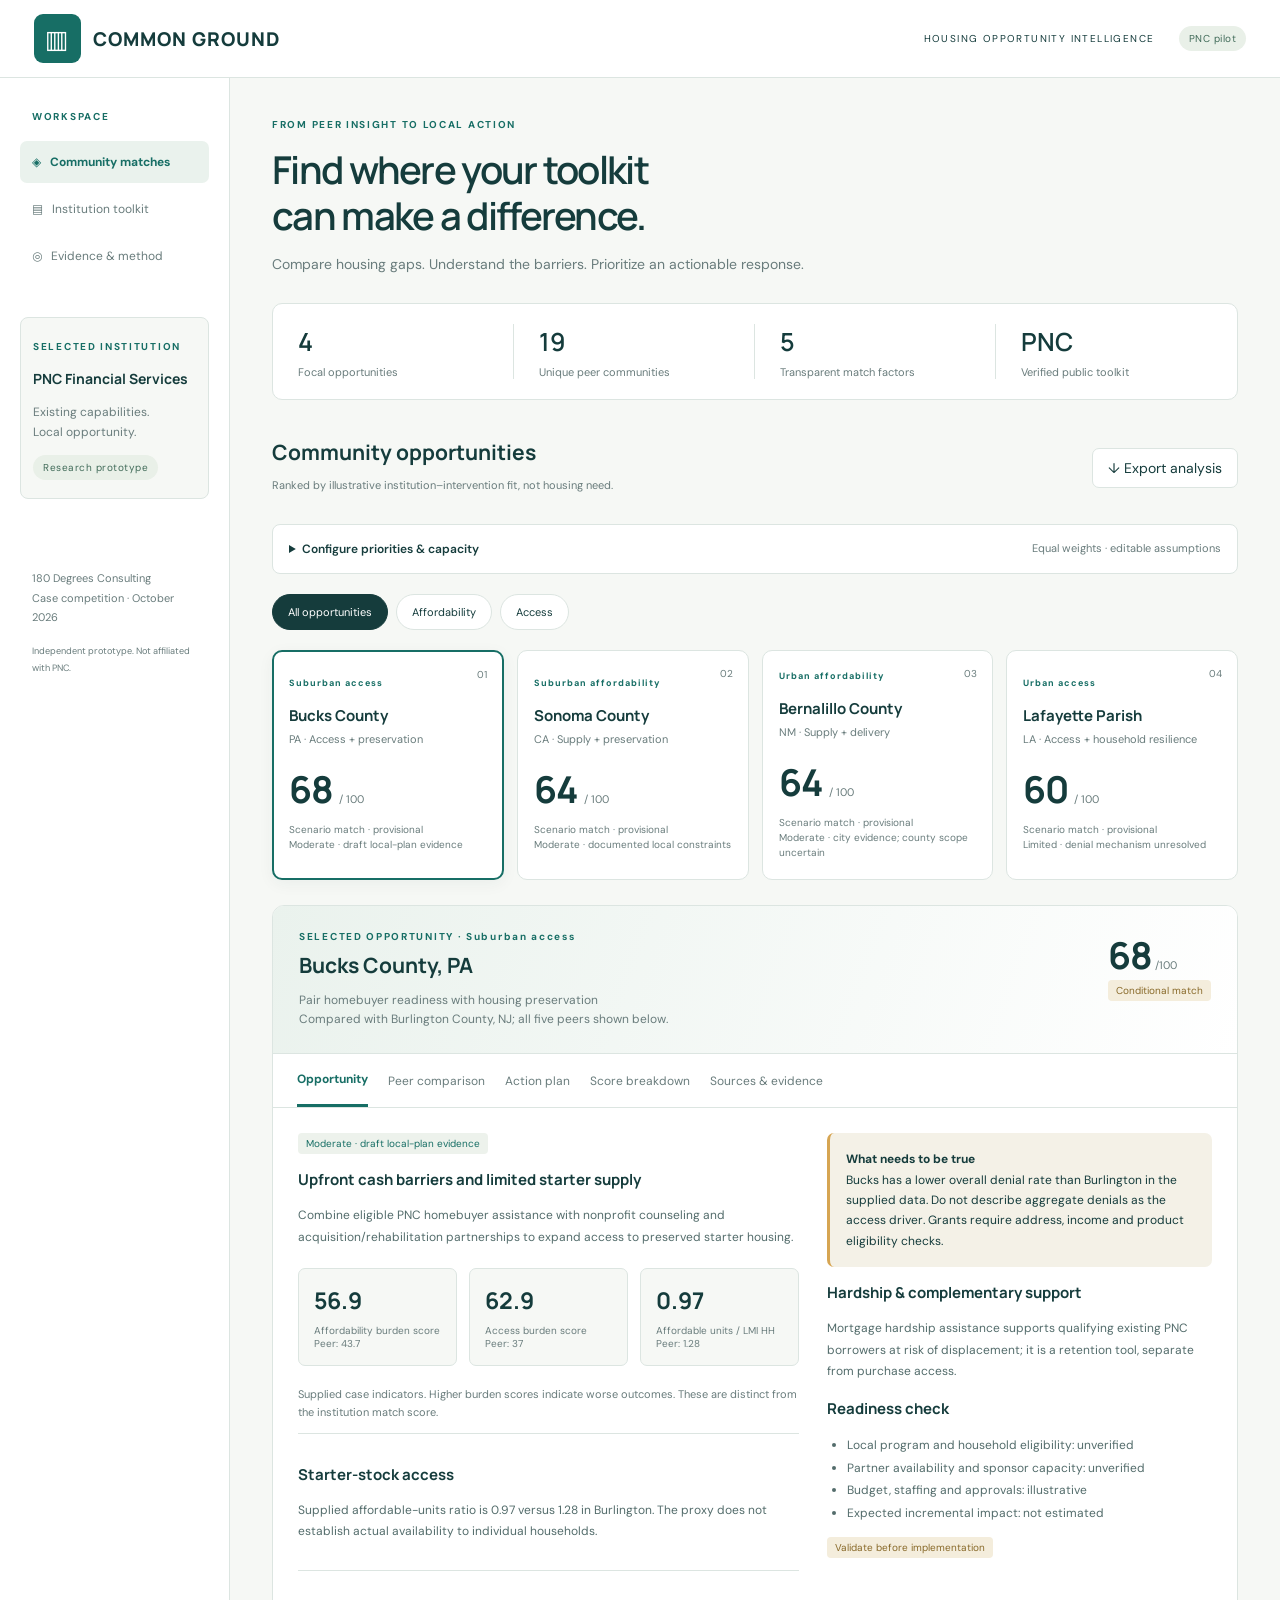
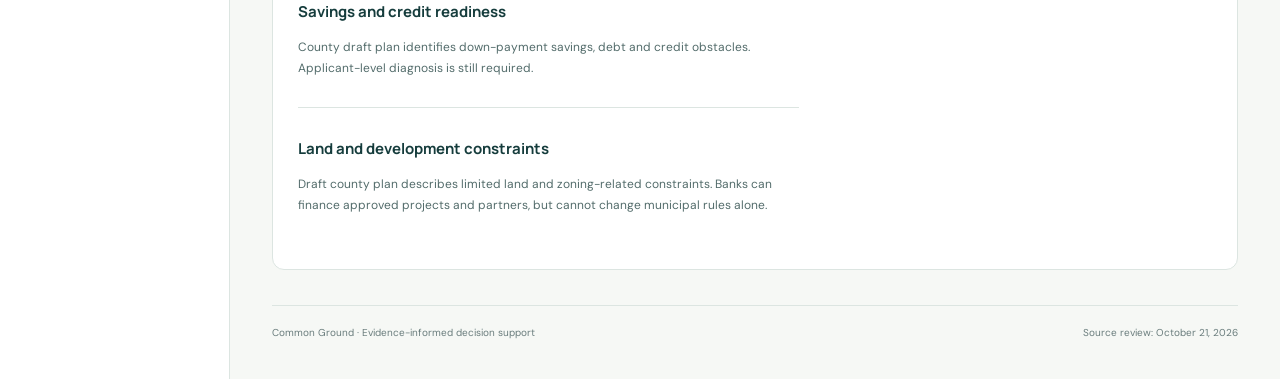
<file: housing-match/index.html>
<!doctype html><html lang="en"><head><meta charset="utf-8"><meta name="viewport" content="width=device-width,initial-scale=1"><title>Common Ground | Housing opportunity intelligence</title><link rel="stylesheet" href="style.css"><script defer src="data.js"></script><script defer src="app.js"></script></head><body>
<header><a class="brand" href="#"><span class="mark">▥</span> COMMON GROUND</a><div class="header-meta">HOUSING OPPORTUNITY INTELLIGENCE <span class="pill">PNC pilot</span></div></header>
<div class="shell"><aside><div class="eyebrow">WORKSPACE</div><button class="nav active" data-view="matches">◈ &nbsp; Community matches</button><button class="nav" data-view="toolkit">▤ &nbsp; Institution toolkit</button><button class="nav" data-view="method">◎ &nbsp; Evidence & method</button><div class="institution"><span class="eyebrow">SELECTED INSTITUTION</span><h3>PNC Financial Services</h3><p>Existing capabilities.<br>Local opportunity.</p><span class="pill">Research prototype</span></div><div class="aside-foot">180 Degrees Consulting<br>Case competition · October 2026<br><small>Independent prototype. Not affiliated with PNC.</small></div></aside>
<main><section class="intro"><div class="eyebrow">FROM PEER INSIGHT TO LOCAL ACTION</div><h1>Find where your toolkit<br>can make a difference.</h1><p>Compare housing gaps. Understand the barriers. Prioritize an actionable response.</p></section>
<div id="matches"><div class="summary"><div><strong>4</strong><span>Focal opportunities</span></div><div><strong>19</strong><span>Unique peer communities</span></div><div><strong>5</strong><span>Transparent match factors</span></div><div><strong>PNC</strong><span>Verified public toolkit</span></div></div>
<div class="workspace-head"><div><h2>Community opportunities</h2><p>Ranked by illustrative institution–intervention fit, not housing need.</p></div><button id="export">↓ Export analysis</button></div>
<details class="controls"><summary>Configure priorities & capacity <span>Equal weights · editable assumptions</span></summary><div class="control-grid"><div><h3>Match weights</h3><div id="weights"></div><button id="reset" class="text-button">Reset assumptions</button></div><div><h3>Illustrative delivery scenario</h3><label>Capital envelope <select id="budget"><option value="1">Exploration · up to $1m</option><option value="2" selected>Pilot · up to $5m</option><option value="3">Expansion · up to $20m</option></select></label><label>Dedicated team <select id="staff"><option value="1">1 full-time equivalent</option><option value="2" selected>3 full-time equivalents</option><option value="3">8 full-time equivalents</option></select></label><label>Implementation horizon <select id="horizon"><option value="1">6 months</option><option value="2" selected>12 months</option><option value="3">24 months</option></select></label><label>Business priority <select id="priority"><option value="balanced">Balanced community development</option><option value="supply">Affordable housing supply</option><option value="access">Homeownership access</option></select></label><p class="small">These are demonstration assumptions, not PNC resources, commitments, project cost estimates, or approval determinations.</p></div></div></details>
<div class="filters" role="group" aria-label="Filter cases"><button class="selected" data-filter="all">All opportunities</button><button data-filter="affordability">Affordability</button><button data-filter="access">Access</button></div><div id="cards" class="cards"></div><div id="detail"></div></div>
<div id="toolkit" hidden></div><div id="method" hidden></div><footer>Common Ground · Evidence-informed decision support <span>Source review: October 21, 2026</span></footer></main></div></body></html>
</file>
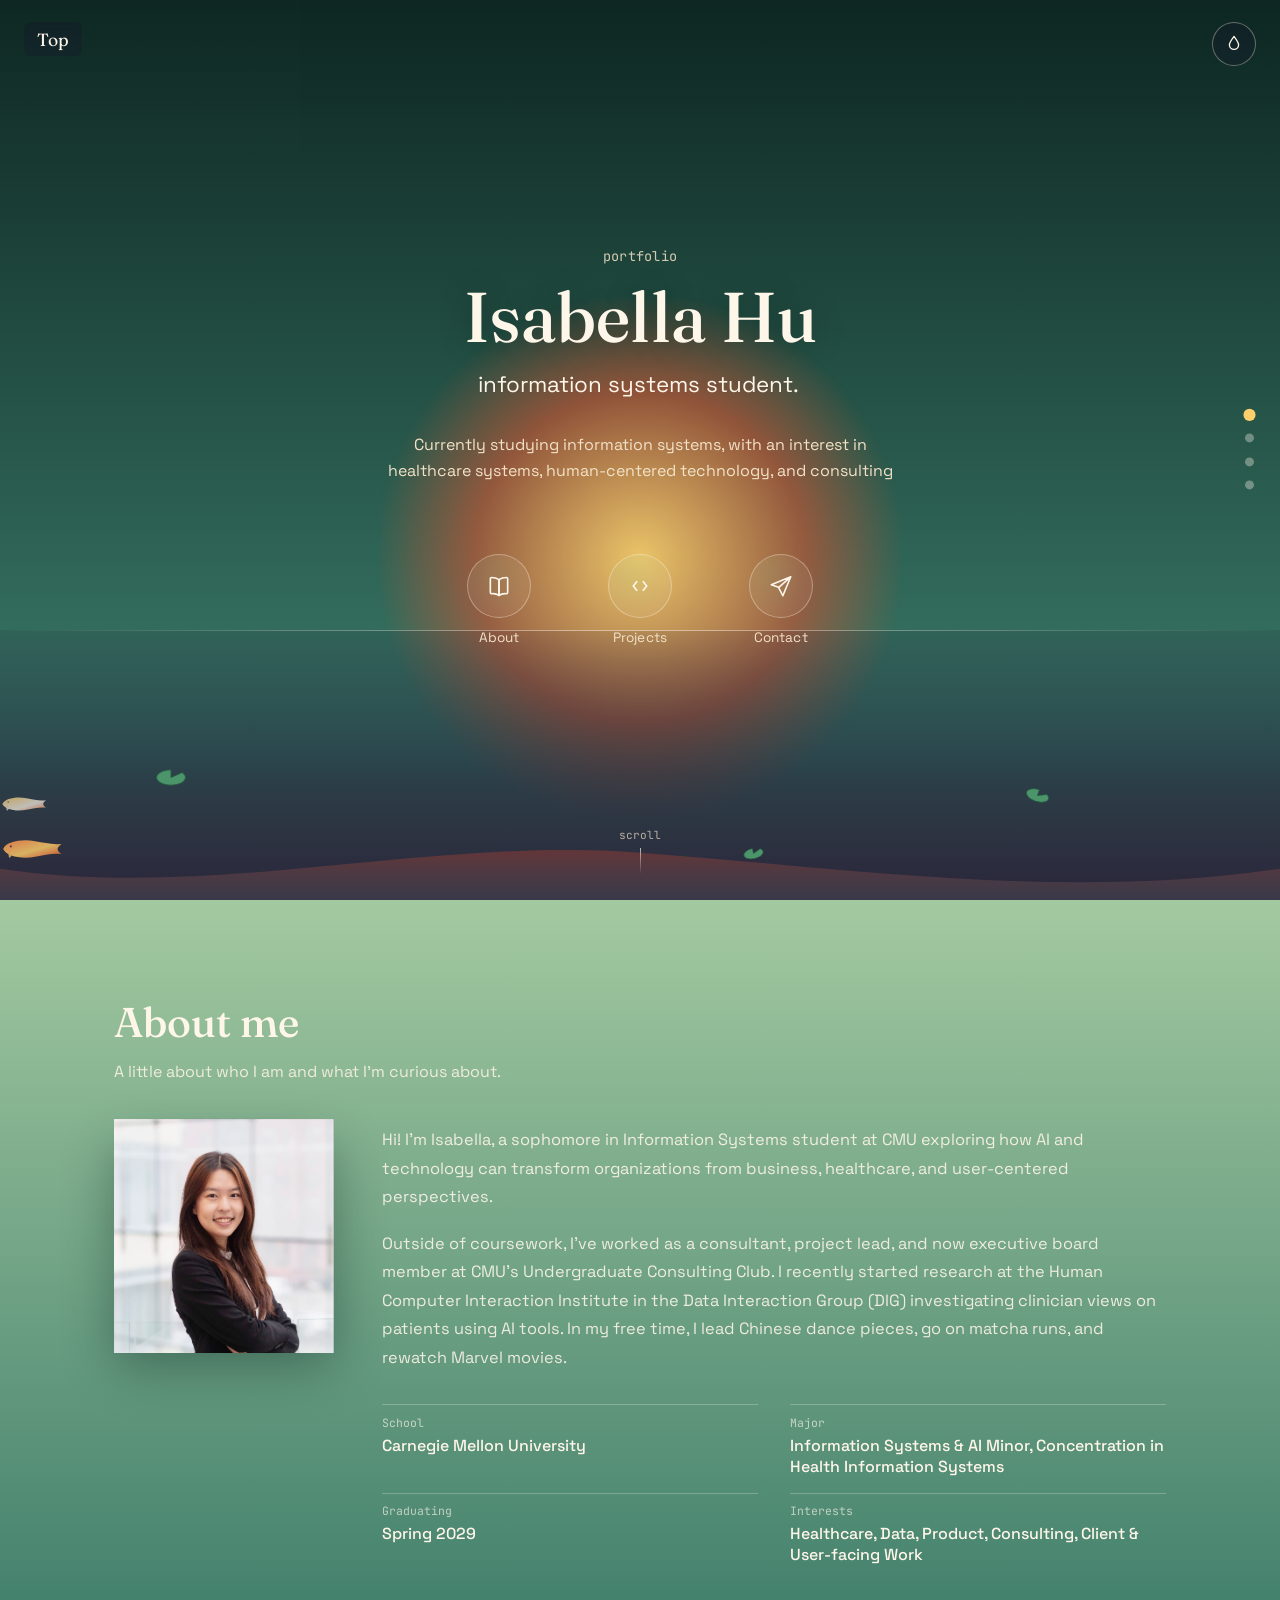
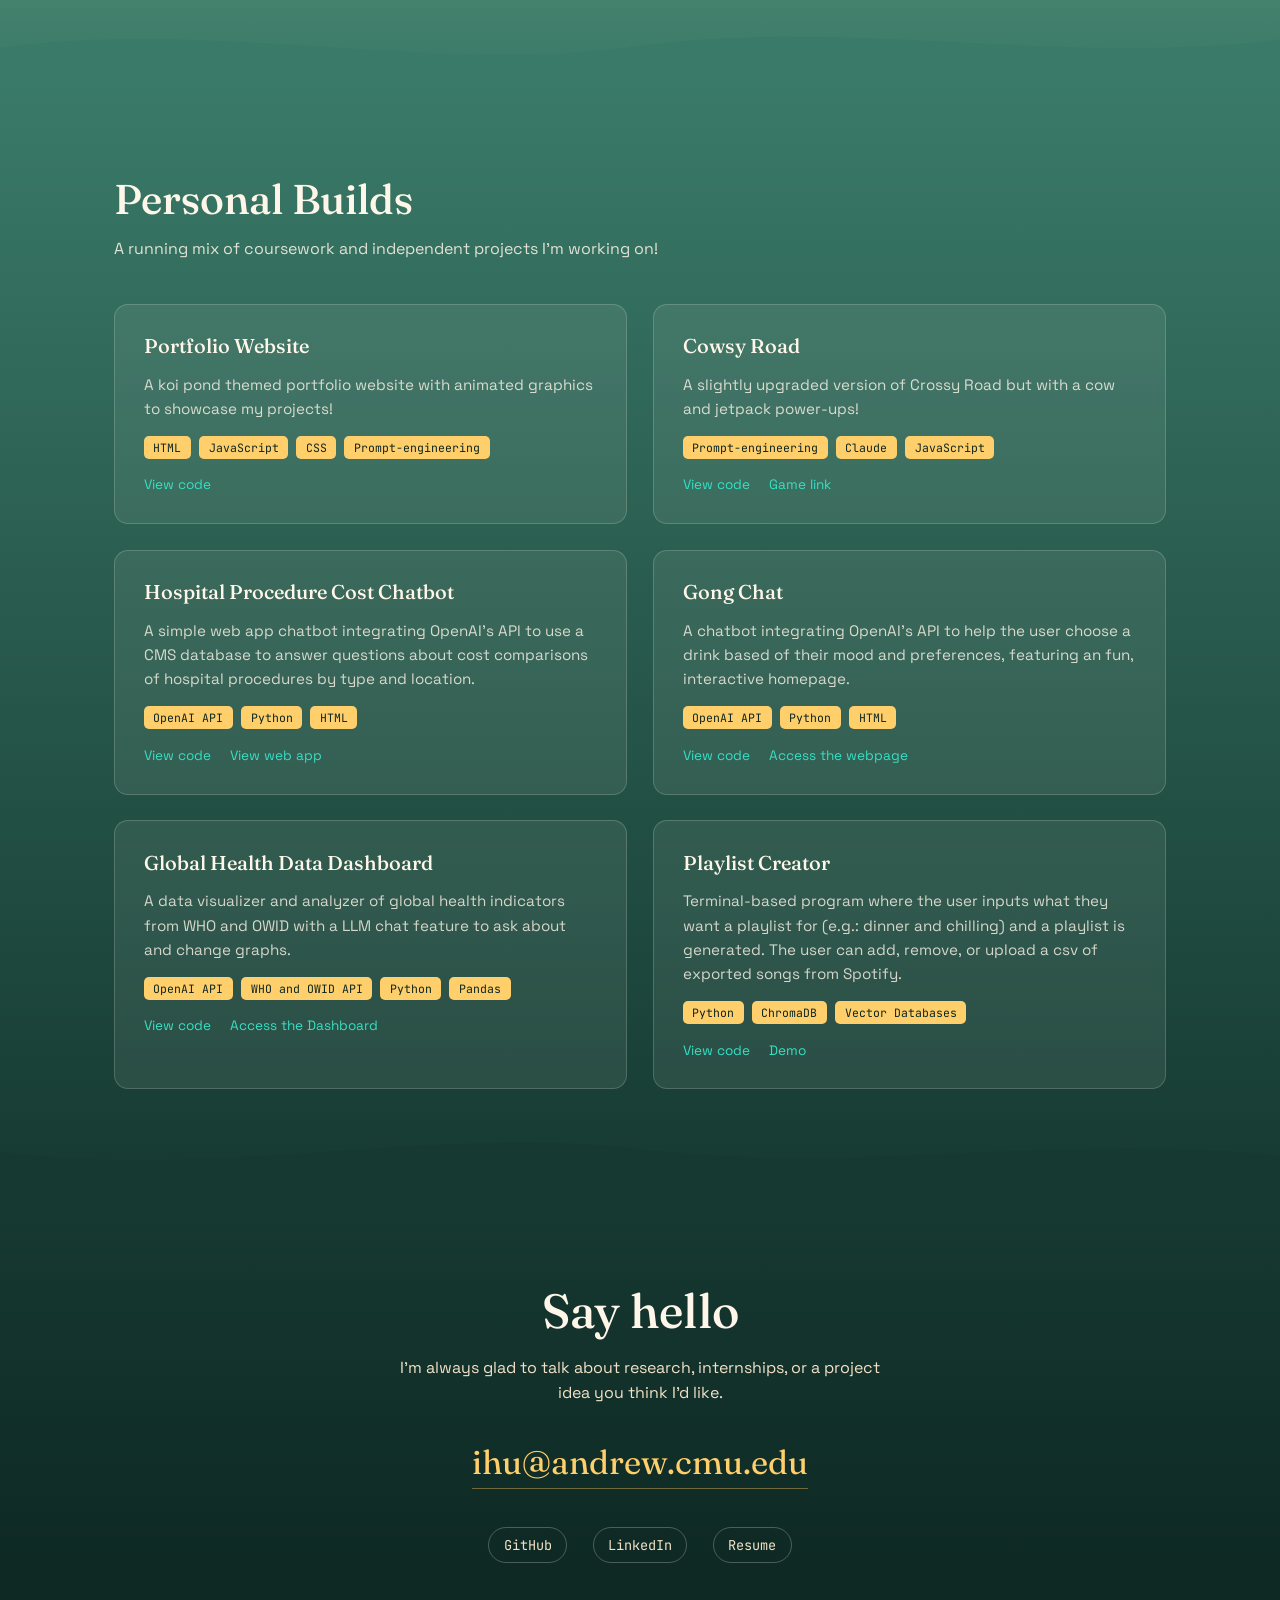
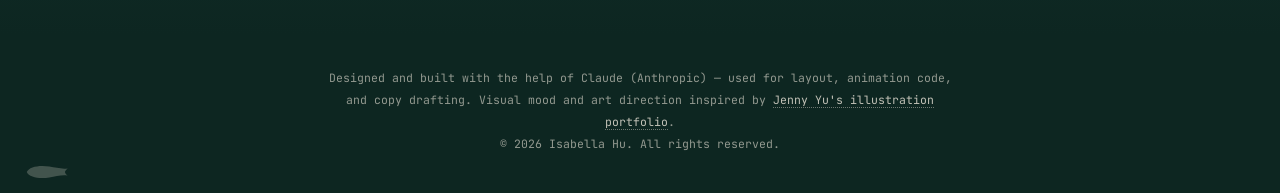
<file: Portfolio/index.html>
<!DOCTYPE html>
<html lang="en">
<head>
<meta charset="UTF-8">
<meta name="viewport" content="width=device-width, initial-scale=1.0">
<title>Isabella Hu — Portfolio</title>
<meta name="description" content="Portfolio of Isabella Hu — IS &amp; AI student. Projects, research, and ways to get in touch.">

<!--
  ============================================================
  QUICK EDIT GUIDE — find/replace these markers with your info
  1. Name, title, typing roles ......... search "EDIT: NAME"
  2. About bio + quick facts ........... search "EDIT: ABOUT"
  3. Project cards (4 of them) ......... search "EDIT: PROJECT"
  4. Contact email + social links ...... search "EDIT: CONTACT"
  5. Footer credits line ................ search "EDIT: CREDITS"
  ============================================================
-->

<link rel="preconnect" href="https://fonts.googleapis.com">
<link rel="preconnect" href="https://fonts.gstatic.com" crossorigin>
<link href="https://fonts.googleapis.com/css2?family=Fraunces:ital,opsz,wght@0,9..144,400;0,9..144,500;0,9..144,600;1,9..144,500&family=Space+Grotesk:wght@400;500;600&family=JetBrains+Mono:wght@400;500&display=swap" rel="stylesheet">

<style>
  :root{
    /* ---- palette: rain-lit torii forest into a glowing koi-light city ---- */
    --night:      #0d2621;   /* deepest teal-black, forest night / pond depth */
    --night-2:    #163a32;   /* deep teal forest */
    --plum:       #3a7a68;   /* mid teal, misty canopy / city teal */
    --coral:      #e8542e;   /* torii vermillion */
    --sunset:     #ff8a4d;   /* warm ember-orange glow */
    --gold:       #ffcf6b;   /* diffused gold light */
    --cream:      #fff6ea;   /* warm mist white */
    --cream-dim:  #f2e2c8;
    --ink:        #3a1c12;   /* warm brown ink, for text on gold */
    --teal:       #35e0c4;   /* bright water accent */
    --blush:      #ff9db0;   /* soft pink mist accent, used sparingly */
    --pale-green: #a3c9a0;   /* soft sage, fading into the dark teal */

    --font-display: 'Fraunces', serif;
    --font-body: 'Space Grotesk', sans-serif;
    --font-mono: 'JetBrains Mono', monospace;

    --max-w: 1100px;
    --lily:  #4f9d6e;
    --lily-dark: #275c42;
  }

  *,*::before,*::after{ box-sizing:border-box; }
  html{ scroll-behavior:smooth; }
  body{
    margin:0;
    font-family:var(--font-body);
    color:var(--cream);
    background:var(--night);
    overflow-x:hidden;
  }
  h1,h2,h3{ font-family:var(--font-display); margin:0; font-weight:500; }
  p{ margin:0; }
  a{ color:inherit; text-decoration:none; }
  ul{ list-style:none; margin:0; padding:0; }
  img{ max-width:100%; display:block; }

  /* visually-hidden skip link, revealed on focus */
  .skip-link{
    position:absolute; left:-999px; top:auto;
    background:var(--gold); color:var(--ink); padding:.8rem 1.2rem;
    border-radius:6px; z-index:200; font-weight:600;
  }
  .skip-link:focus{ left:1rem; top:1rem; }

  :focus-visible{
    outline:2px solid var(--teal);
    outline-offset:3px;
    border-radius:2px;
  }

  section{ position:relative; }

  /* ================= HERO ================= */
  .hero{
    min-height:100svh;
    display:flex;
    flex-direction:column;
    align-items:center;
    justify-content:center;
    text-align:center;
    padding:2rem 1.5rem;
    background:linear-gradient(180deg, var(--night) 0%, var(--plum) 38%, var(--coral) 78%, var(--sunset) 100%);
    background-size:100% 220%;
    animation:skyDrift 22s ease-in-out infinite alternate;
    overflow:hidden;
  }
  @keyframes skyDrift{
    0%{ background-position:0% 0%; }
    100%{ background-position:0% 100%; }
  }

  .sun{
    position:absolute;
    width:min(60vw, 520px);
    aspect-ratio:1/1;
    left:50%;
    top:62%;
    transform:translate(-50%,-50%);
    background:radial-gradient(circle, rgba(255,207,107,0.9) 0%, rgba(232,84,46,0.55) 45%, rgba(232,84,46,0) 72%);
    filter:blur(2px);
    animation:sunPulse 9s ease-in-out infinite;
    pointer-events:none;
  }
  @keyframes sunPulse{
    0%,100%{ transform:translate(-50%,-50%) scale(1); opacity:.9; }
    50%{ transform:translate(-50%,-52%) scale(1.06); opacity:1; }
  }

  /* ---- koi pond band along the hero floor ---- */
  .pond{
    position:absolute;
    left:0; right:0; bottom:0;
    height:30%;
    min-height:150px;
    overflow:hidden;
    z-index:1;
    pointer-events:none;
  }
  .pond::before{
    content:"";
    position:absolute; inset:0;
    background:linear-gradient(180deg, rgba(27,16,48,0.1) 0%, rgba(27,16,48,0.55) 55%, rgba(27,16,48,0.78) 100%);
  }
  .pond::after{
    content:"";
    position:absolute; top:0; left:0; right:0; height:1px;
    background:linear-gradient(90deg, transparent, rgba(255,246,234,.55), transparent);
  }
  .ripple{
    position:absolute;
    width:24px; height:7px;
    border:1px solid rgba(255,246,234,.55);
    border-radius:50%;
    opacity:0;
    animation:rippleOut 7s ease-out infinite;
  }
  @keyframes rippleOut{
    0%{ transform:scale(.3); opacity:.65; }
    70%{ opacity:.12; }
    100%{ transform:scale(6.5); opacity:0; }
  }
  .lily{
    position:absolute;
    z-index:2;
    width:34px; height:19px;
    opacity:.92;
    animation:padDrift 7s ease-in-out infinite;
  }
  .lily svg{ width:100%; height:100%; display:block; }
  @keyframes padDrift{
    0%,100%{ transform:translateY(0); }
    50%{ transform:translateY(-2px); }
  }
  .koi{
    position:absolute;
    z-index:1;
    width:64px; height:26px;
    opacity:.82;
    filter:blur(.4px);
  }
  .koi svg{ width:100%; height:100%; display:block; }
  .koi-a{ bottom:14%; animation:swimRight 18s ease-in-out infinite; }
  .koi-b{ bottom:32%; width:48px; height:20px; opacity:.7; animation:swimLeft 23s ease-in-out infinite; }
  @keyframes swimRight{
    0%{ left:-8%; transform:scaleX(-1) translateY(0); }
    23%{ left:34%; transform:scaleX(-1) translateY(-6px); }
    47%{ left:78%; transform:scaleX(-1) translateY(0); }
    50%{ left:78%; transform:scaleX(1) translateY(0); }
    73%{ left:34%; transform:scaleX(1) translateY(-6px); }
    97%{ left:-8%; transform:scaleX(1) translateY(0); }
    100%{ left:-8%; transform:scaleX(-1) translateY(0); }
  }
  @keyframes swimLeft{
    0%{ left:82%; transform:scaleX(1) translateY(0); }
    24%{ left:48%; transform:scaleX(1) translateY(-5px); }
    48%{ left:6%; transform:scaleX(1) translateY(0); }
    50%{ left:6%; transform:scaleX(-1) translateY(0); }
    74%{ left:48%; transform:scaleX(-1) translateY(-5px); }
    98%{ left:82%; transform:scaleX(-1) translateY(0); }
    100%{ left:82%; transform:scaleX(-1) translateY(0); }
  }

  .particle-field{ position:absolute; inset:0; pointer-events:none; }
  .particle{
    position:absolute;
    top:-10%;
    width:1.5px;
    height:46px;
    border-radius:2px;
    background:linear-gradient(180deg, transparent, rgba(255,246,234,.5), rgba(255,246,234,.7));
    opacity:0;
    transform:rotate(11deg);
    animation-name:fall;
    animation-timing-function:linear;
    animation-iteration-count:infinite;
  }
  @keyframes fall{
    0%{ transform:translateY(0) rotate(11deg); opacity:0; }
    8%{ opacity:.65; }
    88%{ opacity:.4; }
    100%{ transform:translateY(120vh) rotate(11deg); opacity:0; }
  }
  body.rain-off .particle{
    animation:none !important;
    opacity:0;
    transition:opacity .5s ease;
  }
  body.rain-off .ripple{
    animation:none !important;
    opacity:0 !important;
    transition:opacity .5s ease;
  }

  .sun{ z-index:0; }
  .hero-content{ position:relative; z-index:2; max-width:760px; }

  .eyebrow-name{
    font-family:var(--font-mono);
    font-size:.85rem;
    letter-spacing:.02em;
    color:var(--cream-dim);
    margin-bottom:.9rem;
    opacity:.85;
  }

  .hero h1{
    font-size:clamp(2.4rem, 6vw, 4.4rem);
    line-height:1.05;
    color:var(--cream);
    text-shadow:0 2px 30px rgba(0,0,0,.25);
  }

  .type-line{
    margin-top:1rem;
    font-family:var(--font-body);
    font-size:clamp(1.05rem, 2.4vw, 1.4rem);
    color:var(--cream);
    min-height:1.8em;
  }
  .type-line .cursor{
    display:inline-block;
    width:2px;
    background:var(--teal);
    margin-left:2px;
    animation:blink 1s step-end infinite;
  }
  @keyframes blink{ 50%{ opacity:0; } }

  .hero-sub{
    margin-top:1.4rem;
    font-size:1rem;
    color:var(--cream-dim);
    max-width:520px;
    margin-left:auto; margin-right:auto;
    line-height:1.6;
  }

  /* ---- floating nav orbs ---- */
  .orbit-nav{
    position:relative;
    z-index:2;
    display:flex;
    gap:clamp(1.5rem, 5vw, 4rem);
    margin-top:clamp(2.5rem, 6vw, 4rem);
    flex-wrap:wrap;
    justify-content:center;
  }
  .orb{
    display:flex;
    flex-direction:column;
    align-items:center;
    gap:.7rem;
    background:none;
    border:none;
    cursor:pointer;
    color:var(--cream);
    font-family:var(--font-body);
    padding:.4rem;
    animation:bob 5s ease-in-out infinite;
  }
  .orb:nth-child(2){ animation-delay:.6s; }
  .orb:nth-child(3){ animation-delay:1.2s; }
  @keyframes bob{
    0%,100%{ transform:translateY(0); }
    50%{ transform:translateY(-10px); }
  }
  .orb-icon{
    position:relative;
    width:64px; height:64px;
    border-radius:50%;
    display:flex; align-items:center; justify-content:center;
    background:radial-gradient(circle at 35% 30%, rgba(159,214,161,0.16), rgba(255,255,255,0.06) 72%);
    border:1px solid rgba(255,246,234,0.35);
    backdrop-filter:blur(6px);
    transition:transform .35s ease, background .35s ease, box-shadow .35s ease, border-color .35s ease;
  }
  .orb-icon::after{
    content:"";
    position:absolute; inset:0;
    border-radius:50%;
    border:1px solid var(--gold);
    opacity:0;
    pointer-events:none;
  }
  .orb:hover .orb-icon::after, .orb:focus-visible .orb-icon::after{
    animation:orbRipple .8s ease-out;
  }
  @keyframes orbRipple{
    0%{ opacity:.55; transform:scale(1); }
    100%{ opacity:0; transform:scale(1.7); }
  }
  .orb-icon svg{ width:26px; height:26px; color:var(--cream); transition:color .35s ease; }
  .orb:hover .orb-icon, .orb:focus-visible .orb-icon{
    transform:translateY(-4px) scale(1.08);
    background:rgba(255,198,92,0.18);
    border-color:var(--gold);
    box-shadow:0 8px 30px rgba(232,84,46,.35);
  }
  .orb:hover .orb-icon svg, .orb:focus-visible .orb-icon svg{ color:var(--gold); }

  .orb-label{
    font-size:.85rem;
    letter-spacing:.01em;
    color:var(--cream-dim);
    transition:color .3s ease;
  }
  .orb:hover .orb-label, .orb:focus-visible .orb-label{ color:var(--gold); }

  .scroll-cue{
    position:absolute;
    bottom:1.6rem; left:50%; transform:translateX(-50%);
    font-family:var(--font-mono);
    font-size:.7rem;
    color:var(--cream-dim);
    opacity:.7;
    z-index:2;
    display:flex; flex-direction:column; align-items:center; gap:.4rem;
  }
  .scroll-cue::after{
    content:"";
    width:1px; height:26px;
    background:linear-gradient(180deg, var(--cream), transparent);
    animation:cueMove 1.8s ease-in-out infinite;
  }
  @keyframes cueMove{
    0%{ opacity:0; transform:translateY(-6px); }
    50%{ opacity:1; }
    100%{ opacity:0; transform:translateY(10px); }
  }

  /* ---- wordmark / top-left home link ---- */
  .wordmark{
    position:fixed;
    top:1.4rem; left:1.5rem;
    z-index:100;
    font-family:var(--font-display);
    font-size:1.1rem;
    color:var(--cream);
    background:rgba(27,16,48,0.25);
    padding:.4rem .8rem;
    border-radius:8px;
    backdrop-filter:blur(4px);
  }
  .wordmark:hover{ color:var(--gold); }

  /* ---- rain toggle, top-right ---- */
  .rain-toggle{
    position:fixed;
    top:1.4rem; right:1.5rem;
    z-index:100;
    width:44px; height:44px;
    display:flex; align-items:center; justify-content:center;
    background:rgba(27,16,48,0.25);
    border:1px solid rgba(255,246,234,0.35);
    border-radius:50%;
    backdrop-filter:blur(4px);
    cursor:pointer;
    color:var(--cream);
    transition:background .3s ease, border-color .3s ease, transform .3s ease;
  }
  .rain-toggle:hover, .rain-toggle:focus-visible{
    border-color:var(--gold);
    transform:translateY(-2px);
  }
  .rain-toggle svg{ width:20px; height:20px; }
  .rain-toggle .rain-off-icon{ display:none; }
  .rain-toggle.is-off .rain-on-icon{ display:none; }
  .rain-toggle.is-off .rain-off-icon{ display:block; }
  .rain-toggle.is-off{ color:var(--cream-dim); opacity:.75; }
  @media (max-width:480px){
    .rain-toggle{ top:1rem; right:1rem; width:38px; height:38px; }
    .rain-toggle svg{ width:17px; height:17px; }
  }

  /* ---- soft paper-grain overlay for a painterly, gouache-like texture ---- */
  .grain-overlay{
    position:fixed;
    inset:0;
    z-index:99;
    pointer-events:none;
    opacity:.05;
    mix-blend-mode:overlay;
  }
  @media (prefers-reduced-motion: reduce){
    .grain-overlay{ opacity:.03; }
  }

  /* ---- side nav dots ---- */
  .side-nav{
    position:fixed;
    right:1.6rem; top:50%; transform:translateY(-50%);
    z-index:100;
    display:flex; flex-direction:column; gap:.9rem;
  }
  .side-nav a{
    width:9px; height:9px;
    border-radius:50%;
    background:rgba(255,246,234,0.35);
    display:block;
    transition:background .3s ease, transform .3s ease;
  }
  .side-nav a[aria-current="true"]{
    background:var(--gold);
    transform:scale(1.35);
  }
  @media (max-width:820px){ .side-nav{ display:none; } }

  /* ---- wave dividers between sections (reflection line motif) ---- */
  .wave-divider{
    position:absolute;
    top:0; left:0; width:100%;
    height:clamp(36px, 6vw, 64px);
    transform:translateY(-99%);
    line-height:0;
    pointer-events:none;
  }
  .wave-divider svg{ width:100%; height:100%; display:block; }

  /* ================= SHARED SECTION STYLES ================= */
  .section-inner{
    max-width:var(--max-w);
    margin:0 auto;
    padding:6rem 1.5rem;
  }
  .section-head{
    margin-bottom:2.6rem;
  }
  .section-head h2{
    font-size:clamp(1.9rem, 4vw, 2.6rem);
  }
  .section-head p{
    margin-top:.7rem;
    color:var(--cream-dim);
    max-width:60ch;
    line-height:1.6;
  }

  /* ================= ABOUT ================= */
  .about{
    background:linear-gradient(180deg, var(--pale-green) 0%, var(--plum) 100%);
    color:var(--cream);
  }
  .about .section-head p{ color:rgba(255,246,234,.85); }
  .about-grid{
    display:grid;
    grid-template-columns:220px 1fr;
    gap:3rem;
    align-items:start;
  }
  .about-portrait{
    width:220px; height:220px;
    flex-shrink:0;
    border-radius:14px;
    background:rgba(255,246,234,0.08);
    border:0px;
    display:flex; align-items:center; justify-content:center;
    color:rgba(255,246,234,0.55);
    box-shadow:0 20px 50px rgba(13,38,33,.4);
  }
  .about-portrait svg{ width:56px; height:56px; }
  .about-body p{
    line-height:1.75;
    color:rgba(255,246,234,.88);
    font-size:1.02rem;
  }
  .about-body p + p{ margin-top:1.1rem; }
  .quick-facts{
    margin-top:2rem;
    display:grid;
    grid-template-columns:repeat(2,1fr);
    gap:1rem 2rem;
  }
  .quick-facts div{
    border-top:1px solid rgba(255,246,234,.25);
    padding-top:.6rem;
  }
  .quick-facts dt{
    font-family:var(--font-mono);
    font-size:.72rem;
    color:rgba(255,246,234,.65);
    margin-bottom:.3rem;
  }
  .quick-facts dd{
    margin:0;
    font-weight:500;
    color:var(--cream);
  }

  /* ================= PROJECTS ================= */
  .projects{
    background:linear-gradient(180deg, var(--plum) 0%, var(--night-2) 100%);
  }
  .projects .section-head p{ color:rgba(255,246,234,.85); }
  .project-grid{
    display:grid;
    grid-template-columns:repeat(2, minmax(0,1fr));
    gap:1.6rem;
  }
  .project-card{
    background:rgba(255,246,234,0.08);
    border:1px solid rgba(255,246,234,0.18);
    border-radius:14px;
    padding:1.8rem;
    display:flex;
    flex-direction:column;
    gap:.9rem;
    transition:transform .3s ease, background .3s ease, border-color .3s ease;
  }
  .project-card:hover, .project-card:focus-within{
    transform:translateY(-5px);
    background:rgba(255,246,234,0.14);
    border-color:var(--gold);
  }
  .project-card h3{ font-size:1.25rem; color:var(--cream); }
  .project-card p{ color:rgba(255,246,234,.8); line-height:1.6; font-size:.95rem; }
  .tag-row{ display:flex; flex-wrap:wrap; gap:.5rem; }
  .tag{
    font-family:var(--font-mono);
    font-size:.72rem;
    color:var(--night);
    background:var(--gold);
    padding:.25rem .6rem;
    border-radius:5px;
  }
  .project-links{ display:flex; gap:1.2rem; margin-top:.2rem; }
  .project-links a{
    font-size:.85rem;
    color:var(--teal);
    border-bottom:1px solid transparent;
    transition:border-color .25s ease;
  }
  .project-links a:hover{ border-color:var(--teal); }

  /* ================= CONTACT ================= */
  .contact{
    background:linear-gradient(180deg, var(--night-2) 0%, var(--night) 100%);
    text-align:center;
  }
  .contact .section-inner{ padding-bottom:4.5rem; }
  .contact h2{ font-size:clamp(2rem, 5vw, 3rem); }
  .contact-sub{
    margin-top:.9rem;
    color:var(--cream-dim);
    max-width:50ch;
    margin-left:auto; margin-right:auto;
    line-height:1.6;
  }
  .contact-email{
    display:inline-block;
    margin-top:2.2rem;
    font-family:var(--font-display);
    font-size:clamp(1.4rem, 4vw, 2.1rem);
    color:var(--gold);
    border-bottom:1px solid rgba(255,198,92,.4);
    padding-bottom:.3rem;
    transition:color .3s ease, border-color .3s ease;
  }
  .contact-email:hover{ color:var(--cream); border-color:var(--cream); }

  .social-row{
    margin-top:2.4rem;
    display:flex; gap:1.6rem; justify-content:center; flex-wrap:wrap;
  }
  .social-row a{
    font-family:var(--font-mono);
    font-size:.85rem;
    color:var(--cream-dim);
    padding:.5rem .9rem;
    border:1px solid rgba(255,246,234,.25);
    border-radius:20px;
    transition:color .3s ease, border-color .3s ease, background .3s ease;
  }
  .social-row a:hover{
    color:var(--night);
    background:var(--teal);
    border-color:var(--teal);
  }

  /* ================= FOOTER / CREDITS ================= */
  footer{
    position:relative;
    background:var(--night);
    padding:2rem 1.5rem 2.4rem;
    text-align:center;
    overflow:hidden;
  }
  .footer-koi{
    position:absolute;
    bottom:12px;
    width:46px; height:18px;
    opacity:.22;
    animation:footerSwim 30s ease-in-out infinite;
  }
  .footer-koi svg{ width:100%; height:100%; display:block; }
  @keyframes footerSwim{
    0%{ left:8%; transform:scaleX(-1); }
    48%{ left:70%; transform:scaleX(-1); }
    50%{ left:70%; transform:scaleX(1); }
    98%{ left:8%; transform:scaleX(1); }
    100%{ left:8%; transform:scaleX(-1); }
  }
  footer .credits{
    max-width:640px;
    margin:0 auto;
    font-family:var(--font-mono);
    font-size:.72rem;
    line-height:1.9;
    color:rgba(255,246,234,.55);
  }
  footer .credits a{ color:rgba(255,246,234,.75); border-bottom:1px dotted rgba(255,246,234,.4); }
  footer .credits a:hover{ color:var(--gold); border-color:var(--gold); }

  /* ================= RESPONSIVE ================= */
  @media (max-width:820px){
    .about-grid{ grid-template-columns:1fr; }
    .about-portrait{ margin:0 auto; }
    .project-grid{ grid-template-columns:1fr; }
    .quick-facts{ grid-template-columns:1fr; }
  }
  @media (max-width:480px){
    .orbit-nav{ gap:1.4rem; }
    .orb-icon{ width:56px; height:56px; }
    .section-inner{ padding:4.5rem 1.2rem; }
  }

  /* ---------- reduce motion ---------- */
  @media (prefers-reduced-motion: reduce){
    html{ scroll-behavior:auto; }
    .hero{ animation:none; }
    .sun{ animation:none; }
    .particle{ animation:none; display:none; }
    .orb{ animation:none; }
    .type-line .cursor{ animation:none; }
    .scroll-cue::after{ animation:none; }
    .ripple{ animation:none; display:none; }
    .lily{ animation:none; }
    .koi-a{ animation:none; left:15%; }
    .koi-b{ animation:none; left:60%; }
    .footer-koi{ animation:none; left:12%; }
    *{ transition-duration:.01ms !important; }
  }
</style>
</head>
<body>

<a class="skip-link" href="#main">Skip to main content</a>

<svg class="grain-overlay" aria-hidden="true" xmlns="http://www.w3.org/2000/svg">
  <filter id="paperGrain">
    <feTurbulence type="fractalNoise" baseFrequency="0.85" numOctaves="2" stitchTiles="stitch" result="noise"/>
    <feColorMatrix in="noise" type="matrix" values="0 0 0 0 1  0 0 0 0 1  0 0 0 0 1  0 0 0 0.6 0"/>
  </filter>
  <rect width="100%" height="100%" filter="url(#paperGrain)"/>
</svg>

<a class="wordmark" href="#hero" aria-label="Back to top">Top</a>

<button type="button" class="rain-toggle" id="rainToggle" aria-pressed="true" aria-label="Turn off rain animation">
  <svg class="rain-on-icon" viewBox="0 0 24 24" fill="none" stroke="currentColor" stroke-width="1.6" stroke-linecap="round" stroke-linejoin="round" aria-hidden="true">
    <path d="M12 3c3 4 5.5 7.2 5.5 10a5.5 5.5 0 0 1-11 0C6.5 10.2 9 7 12 3z"/>
  </svg>
  <svg class="rain-off-icon" viewBox="0 0 24 24" fill="none" stroke="currentColor" stroke-width="1.6" stroke-linecap="round" stroke-linejoin="round" aria-hidden="true">
    <path d="M12 3c3 4 5.5 7.2 5.5 10a5.5 5.5 0 0 1-11 0C6.5 10.2 9 7 12 3z"/>
    <line x1="4" y1="4" x2="20" y2="20"/>
  </svg>
</button>

<nav class="side-nav" aria-label="Section navigation">
  <a href="#hero" aria-label="Home" aria-current="true"></a>
  <a href="#about" aria-label="About"></a>
  <a href="#projects" aria-label="Projects"></a>
  <a href="#contact" aria-label="Contact"></a>
</nav>

<main id="main">

  <!-- ================= HERO ================= -->
  <section class="hero" id="hero">
    <div class="sun" aria-hidden="true"></div>
    <div class="particle-field" id="particleField" aria-hidden="true"></div>

    <!-- koi pond: a quiet nod to the reflective, dream-world quality of jennyyu.squarespace.com -->
    <div class="pond" aria-hidden="true">
      <div class="ripple" style="left:22%; bottom:38%; animation-delay:0s;"></div>
      <div class="ripple" style="left:64%; bottom:20%; animation-delay:3.4s;"></div>

      <div class="lily" style="left:12%; bottom:42%; animation-delay:.4s;">
        <svg viewBox="0 0 40 22" xmlns="http://www.w3.org/2000/svg">
          <path d="M20 2 L20 11 L33 5.2 A17 9 0 1 1 20 2 Z" fill="var(--lily)" stroke="var(--lily-dark)" stroke-width="1.1" stroke-linejoin="round"/>
        </svg>
      </div>
      <div class="lily" style="left:58%; bottom:15%; width:23px; height:13px; animation-delay:1.8s;">
        <svg viewBox="0 0 40 22" xmlns="http://www.w3.org/2000/svg" style="transform:rotate(-12deg);">
          <path d="M20 2 L20 11 L33 5.2 A17 9 0 1 1 20 2 Z" fill="var(--lily)" stroke="var(--lily-dark)" stroke-width="1.1" stroke-linejoin="round"/>
        </svg>
      </div>
      <div class="lily" style="left:80%; bottom:36%; width:27px; height:15px; animation-delay:.9s;">
        <svg viewBox="0 0 40 22" xmlns="http://www.w3.org/2000/svg" style="transform:rotate(18deg);">
          <path d="M20 2 L20 11 L33 5.2 A17 9 0 1 1 20 2 Z" fill="var(--lily)" stroke="var(--lily-dark)" stroke-width="1.1" stroke-linejoin="round"/>
        </svg>
      </div>

      <div class="koi koi-a">
        <svg viewBox="0 0 100 40" xmlns="http://www.w3.org/2000/svg">
          <defs>
            <linearGradient id="koiGradA" x1="0" y1="0" x2="1" y2="1">
              <stop offset="0%" stop-color="#ff8a4d"/>
              <stop offset="55%" stop-color="#ffcf6b"/>
              <stop offset="100%" stop-color="#e8542e"/>
            </linearGradient>
          </defs>
          <path d="M5 20 C10 8, 35 4, 55 8 C70 10, 82 14, 96 12 C88 18, 88 22, 96 28 C82 26, 70 30, 55 32 C35 36, 10 32, 5 20 Z" fill="url(#koiGradA)"/>
          <path d="M16 22 C13 27, 12 31, 15 34 C19 31, 21 26, 20 22 Z" fill="url(#koiGradA)" opacity=".85"/>
          <circle cx="17" cy="16" r="1.7" fill="#241333" opacity=".65"/>
        </svg>
      </div>

      <div class="koi koi-b">
        <svg viewBox="0 0 100 40" xmlns="http://www.w3.org/2000/svg">
          <defs>
            <linearGradient id="koiGradB" x1="0" y1="0" x2="1" y2="1">
              <stop offset="0%" stop-color="#ffcf6b"/>
              <stop offset="60%" stop-color="#fff6ea"/>
              <stop offset="100%" stop-color="#ff8a4d"/>
            </linearGradient>
          </defs>
          <path d="M5 20 C10 8, 35 4, 55 8 C70 10, 82 14, 96 12 C88 18, 88 22, 96 28 C82 26, 70 30, 55 32 C35 36, 10 32, 5 20 Z" fill="url(#koiGradB)"/>
          <path d="M16 22 C13 27, 12 31, 15 34 C19 31, 21 26, 20 22 Z" fill="url(#koiGradB)" opacity=".85"/>
          <circle cx="17" cy="16" r="1.7" fill="#241333" opacity=".55"/>
        </svg>
      </div>
    </div>

    <div class="hero-content">
      <!-- EDIT: NAME — swap the name below -->
      <p class="eyebrow-name">portfolio</p>
      <h1>Isabella Hu</h1>
      <p class="type-line" id="typeLine" aria-live="polite"><span id="typeText"></span><span class="cursor" id="cursor"></span></p>
      <p class="hero-sub">
        <!-- EDIT: NAME — one-line intro -->
        Currently studying information systems, with an interest in healthcare systems,
       human-centered technology, and consulting
      </p>
    </div>

    <nav class="orbit-nav" aria-label="Quick navigation">
      <a class="orb" href="#about">
        <span class="orb-icon" aria-hidden="true">
          <svg viewBox="0 0 24 24" fill="none" stroke="currentColor" stroke-width="1.5" stroke-linecap="round" stroke-linejoin="round">
            <path d="M12 6.2c-1.9-1.4-4.4-2.1-6.8-2.1-.7 0-1.2.6-1.2 1.3v12.4c0 .8.7 1.4 1.5 1.3 2.2-.3 4.6.3 6.5 1.6V6.2z"/>
            <path d="M12 6.2c1.9-1.4 4.4-2.1 6.8-2.1.7 0 1.2.6 1.2 1.3v12.4c0 .8-.7 1.4-1.5 1.3-2.2-.3-4.6.3-6.5 1.6V6.2z"/>
          </svg>
        </span>
        <span class="orb-label">About</span>
      </a>
      <a class="orb" href="#projects">
        <span class="orb-icon" aria-hidden="true">
          <svg viewBox="0 0 24 24" fill="none" stroke="currentColor" stroke-width="1.5" stroke-linecap="round" stroke-linejoin="round">
            <path d="M9 8l-3.2 4L9 16M15 8l3.2 4L15 16"/>
          </svg>
        </span>
        <span class="orb-label">Projects</span>
      </a>
      <a class="orb" href="#contact">
        <span class="orb-icon" aria-hidden="true">
          <svg viewBox="0 0 24 24" fill="none" stroke="currentColor" stroke-width="1.5" stroke-linecap="round" stroke-linejoin="round">
            <path d="M21 3.5L3 10.8l6.7 2.4M21 3.5L13.7 21l-4-7.8M21 3.5l-11.3 9.9"/>
          </svg>
        </span>
        <span class="orb-label">Contact</span>
      </a>
    </nav>

    <span class="scroll-cue">scroll</span>
  </section>

  <!-- ================= ABOUT ================= -->
  <section class="about" id="about">
    <div class="wave-divider" aria-hidden="true">
      <svg viewBox="0 0 1440 60" preserveAspectRatio="none">
        <defs>
          <linearGradient id="waveHeroAbout" x1="0" y1="0" x2="0" y2="1">
            <stop offset="0%" stop-color="var(--sunset)"/>
            <stop offset="100%" stop-color="var(--pale-green)"/>
          </linearGradient>
        </defs>
        <path d="M0,30 C240,60 480,0 720,15 C960,30 1200,60 1440,30 L1440,60 L0,60 Z" fill="url(#waveHeroAbout)"/>
      </svg>
    </div>
    <div class="section-inner">
      <div class="section-head">
        <h2>About me</h2>
        <p>A little about who I am and what I'm curious about.</p>
      </div>

      <div class="about-grid">
        <!-- EDIT: ABOUT — replace this square placeholder with a real photo -->
        <div class="about-portrait" aria-hidden="true">
          <svg viewBox="0 0 24 24" fill="none">
            <img src="headshot.png" alt="Headshot">
          </svg>
        </div>

        <div class="about-body">
          <!-- EDIT: ABOUT — replace with your real bio -->
          <p>
            Hi! I'm Isabella, a sophomore in Information Systems student at CMU  exploring how AI and technology can transform organizations from business, healthcare, and user-centered perspectives.
          </p>
          <p>
            Outside of coursework, I've worked as a consultant, project lead, and now executive board member at CMU's Undergraduate Consulting Club. I recently started research at the Human Computer Interaction Institute in the Data Interaction Group (DIG) investigating clinician views on patients using AI tools. In my free time, I lead Chinese dance pieces, go on matcha runs, and rewatch Marvel movies.
          </p>

          <dl class="quick-facts">
            <div>
              <dt>School</dt>
              <dd>Carnegie Mellon University</dd>
            </div>
            <div>
              <dt>Major</dt>
              <dd>Information Systems &amp; AI Minor, Concentration in Health Information Systems</dd>
            </div>
            <div>
              <dt>Graduating</dt>
              <dd>Spring 2029</dd>
            </div>
            <div>
              <dt>Interests</dt>
              <dd>Healthcare, Data, Product, Consulting, Client &amp; User-facing Work</dd>
            </div>
          </dl>
        </div>
      </div>
    </div>
  </section>

  <!-- ================= PROJECTS ================= -->
  <section class="projects" id="projects">
    <div class="wave-divider" aria-hidden="true">
      <svg viewBox="0 0 1440 60" preserveAspectRatio="none">
        <path d="M0,32 C240,4 480,58 720,30 C960,4 1200,50 1440,24 L1440,60 L0,60 Z" fill="var(--plum)"/>
      </svg>
    </div>
    <div class="section-inner">
      <div class="section-head">
        <h2>Personal Builds</h2>
        <p>A running mix of coursework and independent projects I'm working on!</p>
      </div>

      <div class="project-grid">
        <!-- EDIT: PROJECT 1 -->
        <article class="project-card">
          <h3>Portfolio Website</h3>
          <p>A koi pond themed portfolio website with animated graphics to showcase my projects!</p>
          <div class="tag-row">
            <span class="tag">HTML</span>
            <span class="tag">JavaScript</span>
            <span class="tag">CSS</span>
            <span class="tag">Prompt-engineering</span>
          </div>
          <div class="project-links">
            <a href="https://github.com/izzyh-gif/izzyh-gif.github.io/blob/main/index.html">View code</a>
          </div>
        </article>

        <!-- EDIT: PROJECT 2 -->
        <article class="project-card">
          <h3>Cowsy Road</h3>
          <p>A slightly upgraded version of Crossy Road but with a cow and jetpack power-ups!</p>
          <div class="tag-row">
            <span class="tag">Prompt-engineering</span>
            <span class="tag">Claude</span>
            <span class="tag">JavaScript</span>
          </div>
          <div class="project-links">
            <a href="https://github.com/izzyh-gif/izzyh-gif.github.io/tree/main/Crossy%20Road">View code</a>
            <a href="https://izzyh-gif.github.io/Crossy%20Road/">Game link</a>
          </div>
        </article>

        <!-- EDIT: PROJECT 3 -->
        <article class="project-card">
          <h3>Hospital Procedure Cost Chatbot</h3>
          <p>A simple web app chatbot integrating OpenAI's API to use a CMS database to answer questions about cost comparisons of hospital procedures by type and location.</p>
          <div class="tag-row">
            <span class="tag">OpenAI API</span>
            <span class="tag">Python</span>
            <span class="tag">HTML</span>
          </div>
          <div class="project-links">
            <a href="https://github.com/izzyh-gif/izzyh-gif.github.io/tree/main/Hospital%20Finder">View code</a>
            <a href="https://izzyh-gif.github.io/Hospital%20Finder/">View web app</a>
          </div>
        </article>

        <!-- EDIT: PROJECT 4 -->
        <article class="project-card">
          <h3>Gong Chat</h3>
          <p>A chatbot integrating OpenAI's API to help the user choose a drink based of their mood and preferences, featuring an fun, interactive homepage.</p>
          <div class="tag-row">
            <span class="tag">OpenAI API</span>
            <span class="tag">Python</span>
            <span class="tag">HTML</span>
          </div>
          <div class="project-links">
            <a href="https://github.com/izzyh-gif/izzyh-gif.github.io/tree/main/Gong%20chat">View code</a>
            <a href="https://izzyh-gif.github.io/Gong%20chat/">Access the webpage</a>
          </div>
        </article>

        <!-- EDIT: PROJECT 5 -->
        <article class="project-card">
          <h3>Global Health Data Dashboard</h3>
          <p>A data visualizer and analyzer of global health indicators from WHO and OWID with a LLM chat feature to ask about and change graphs.</p>
          <div class="tag-row">
            <span class="tag">OpenAI API</span>
            <span class="tag">WHO and OWID API</span>
            <span class="tag">Python</span>
            <span class="tag">Pandas</span>
          </div>
          <div class="project-links">
            <a href="https://github.com/izzyh-gif/izzyh-gif.github.io/tree/main/Health%20Data%20Dashboard">View code</a>
            <a href="https://izzyh-gif.github.io/Health%20Data%20Dashboard/">Access the Dashboard</a>
          </div>
        </article>
        <!-- EDIT: PROJECT 6 -->
        <article class="project-card">
          <h3>Playlist Creator</h3>
          <p>Terminal-based program where the user inputs what they want a playlist for (e.g.: dinner and chilling) and a playlist is generated. The user can add, remove, or upload a csv of exported songs from Spotify.</p>
          <div class="tag-row">
            <span class="tag">Python</span>
            <span class="tag">ChromaDB</span>
            <span class="tag">Vector Databases</span>
          </div>
          <div class="project-links">
            <a href="https://github.com/izzyh-gif/izzyh-gif.github.io/tree/main/Playlist%20Creator">View code</a>
            <a href="https://drive.google.com/file/d/1lQQAndNXyC52A_1qDvYNxqOuRKUcGd2r/view?usp=sharing">Demo</a>
          </div>
        </article>
      </div>
    </div>
  </section>

  <!-- ================= CONTACT ================= -->
  <section class="contact" id="contact">
    <div class="wave-divider" aria-hidden="true">
      <svg viewBox="0 0 1440 60" preserveAspectRatio="none">
        <path d="M0,28 C240,56 480,2 720,26 C960,50 1200,10 1440,32 L1440,60 L0,60 Z" fill="var(--night-2)"/>
      </svg>
    </div>
    <div class="section-inner">
      <h2>Say hello</h2>
      <p class="contact-sub">
        I'm always glad to talk about research, internships, or a project idea you think I'd like.
      </p>

      <!-- EDIT: CONTACT — your real email -->
      <a class="contact-email" href="mailto:ihu@andrew.cmu.edu">ihu@andrew.cmu.edu</a>

      <div class="social-row">
        <!-- EDIT: CONTACT — your real links -->
        <a href="https://github.com/izzyh-gif" target="_blank" rel="noopener">GitHub</a>
        <a href="https://www.linkedin.com/in/isabella-hu-586987326/" target="_blank" rel="noopener">LinkedIn</a>
        <a href="https://drive.google.com/file/d/1hLzuyAclKGjBxOff_AoddNgvonMkpOfc/view?usp=sharing" target="_blank" rel="noopener">Resume</a>
      </div>
    </div>
  </section>

</main>

<footer>
  <div class="footer-koi" aria-hidden="true">
    <svg viewBox="0 0 100 40" xmlns="http://www.w3.org/2000/svg">
      <path d="M5 20 C10 8, 35 4, 55 8 C70 10, 82 14, 96 12 C88 18, 88 22, 96 28 C82 26, 70 30, 55 32 C35 36, 10 32, 5 20 Z" fill="var(--cream)"/>
    </svg>
  </div>
  <!-- EDIT: CREDITS — keep or adapt this disclosure -->
  <p class="credits">
    Designed and built with the help of Claude (Anthropic) — used for layout, animation code, and copy drafting.
    Visual mood and art direction inspired by <a href="https://jennyyu.squarespace.com" target="_blank" rel="noopener">Jenny Yu's illustration portfolio</a>.
    <br>© 2026 Isabella Hu. All rights reserved.
  </p>
</footer>

<script>
(function(){
  "use strict";

  var reduceMotion = window.matchMedia('(prefers-reduced-motion: reduce)').matches;

  /* ---------- typing / retyping animation ---------- */
  var roles = [
    "information systems student.",
    "consultant.",
    "researcher.",
    "leader."
  ];
  var typeEl = document.getElementById('typeText');

  if (reduceMotion) {
    typeEl.textContent = roles[0];
  } else {
    var roleIndex = 0, charIndex = 0, deleting = false;

    function tick(){
      var current = roles[roleIndex];
      if (!deleting) {
        charIndex++;
        typeEl.textContent = current.slice(0, charIndex);
        if (charIndex === current.length) {
          deleting = true;
          setTimeout(tick, 1600);
          return;
        }
        setTimeout(tick, 55);
      } else {
        charIndex--;
        typeEl.textContent = current.slice(0, charIndex);
        if (charIndex === 0) {
          deleting = false;
          roleIndex = (roleIndex + 1) % roles.length;
          setTimeout(tick, 300);
          return;
        }
        setTimeout(tick, 30);
      }
    }
    tick();
  }

  /* ---------- ambient rain in the hero ---------- */
  if (!reduceMotion) {
    var field = document.getElementById('particleField');
    var count = window.innerWidth < 600 ? 22 : 42;
    for (var i = 0; i < count; i++) {
      var p = document.createElement('span');
      p.className = 'particle';
      var len = (Math.random() * 26 + 30).toFixed(0);
      p.style.height = len + 'px';
      p.style.left = (Math.random() * 100) + '%';
      p.style.animationDuration = (1.1 + Math.random() * 1) + 's';
      p.style.animationDelay = (Math.random() * 2.4) + 's';
      field.appendChild(p);
    }
  }

  /* ---------- internal anchor navigation (JS-driven, bypasses native href jump) ---------- */
  function scrollToSection(id, moveFocus){
    var target = document.getElementById(id);
    if (!target) return;
    target.scrollIntoView({ behavior: reduceMotion ? 'auto' : 'smooth', block: 'start' });
    if (moveFocus) {
      var hadTabindex = target.hasAttribute('tabindex');
      if (!hadTabindex) target.setAttribute('tabindex', '-1');
      target.focus({ preventScroll: true });
      if (!hadTabindex) {
        target.addEventListener('blur', function onBlur(){
          target.removeAttribute('tabindex');
          target.removeEventListener('blur', onBlur);
        });
      }
    }
  }

  var internalLinkSelectors = ['.skip-link', '.wordmark', '.side-nav a', '.orb'];
  internalLinkSelectors.forEach(function(selector){
    document.querySelectorAll(selector).forEach(function(el){
      var href = el.getAttribute('href') || '';
      if (href.charAt(0) !== '#' || href.length < 2) return;
      var id = href.slice(1);
      el.addEventListener('click', function(e){
        e.preventDefault();
        scrollToSection(id, selector === '.skip-link');
      });
    });
  });

  /* ---------- scroll-spy for the side nav dots ---------- */
  var navLinks = document.querySelectorAll('.side-nav a');
  var sections = ['hero','about','projects','contact'].map(function(id){
    return document.getElementById(id);
  });

  function updateActive(){
    var scrollPos = window.scrollY + window.innerHeight / 2;
    var activeIndex = 0;
    sections.forEach(function(sec, i){
      if (sec.offsetTop <= scrollPos) activeIndex = i;
    });
    navLinks.forEach(function(link, i){
      if (i === activeIndex) link.setAttribute('aria-current','true');
      else link.removeAttribute('aria-current');
    });
  }
  document.addEventListener('scroll', updateActive, { passive:true });
  updateActive();

  /* ---------- rain toggle ---------- */
  var rainToggle = document.getElementById('rainToggle');
  if (rainToggle) {
    rainToggle.addEventListener('click', function(){
      var isOff = document.body.classList.toggle('rain-off');
      rainToggle.classList.toggle('is-off', isOff);
      rainToggle.setAttribute('aria-pressed', String(!isOff));
      rainToggle.setAttribute('aria-label', isOff ? 'Turn on rain animation' : 'Turn off rain animation');
    });
  }

})();
</script>

</body>
</html>
</file>
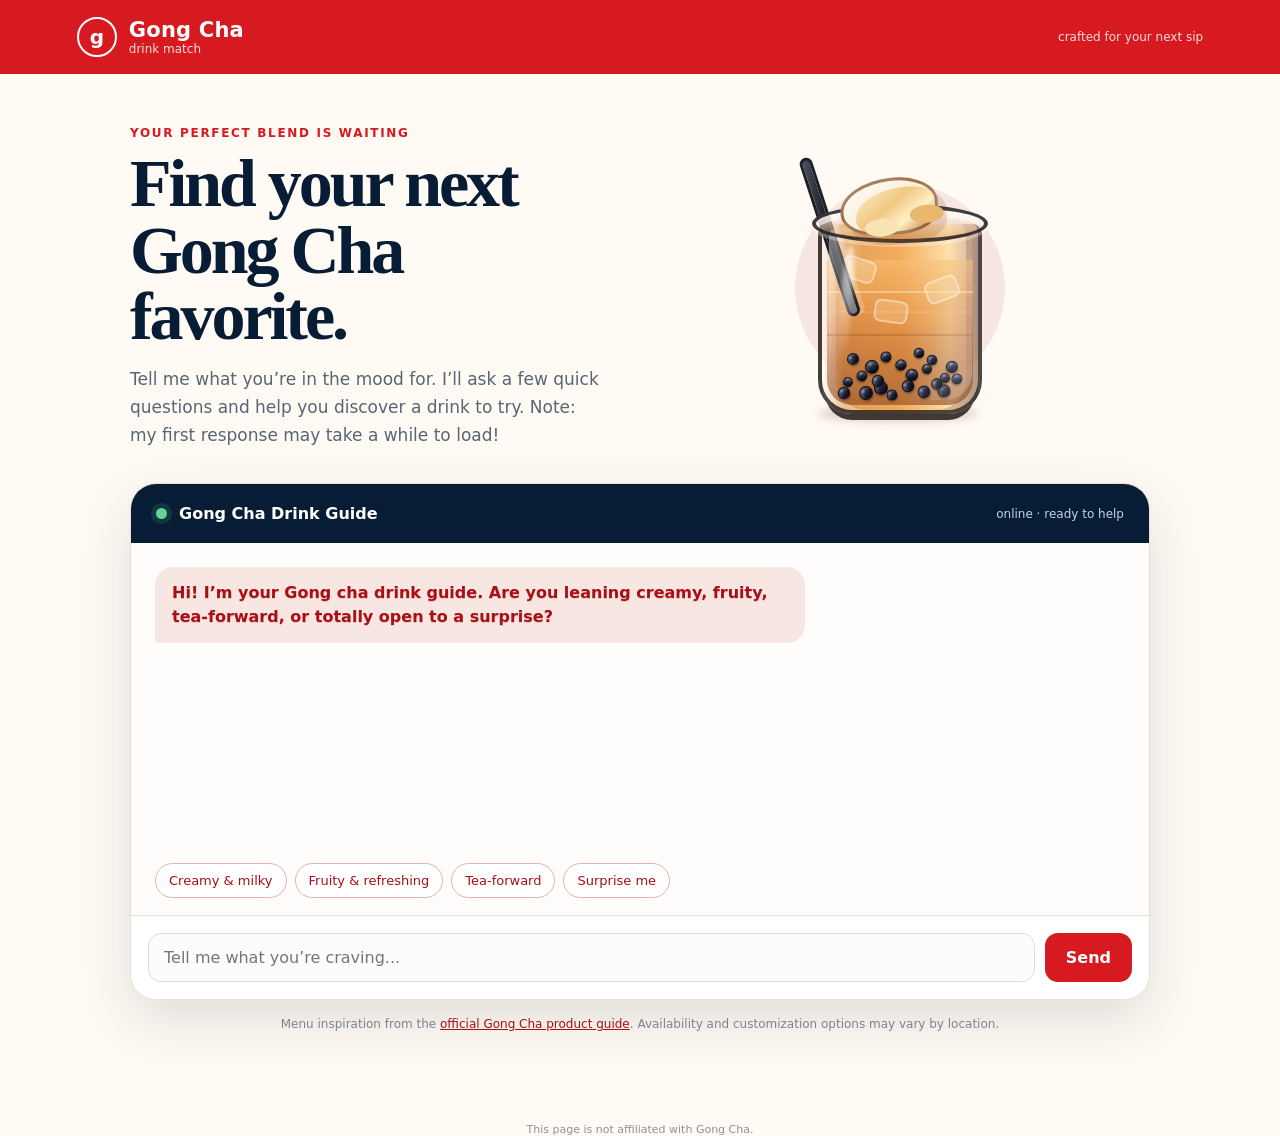
<file: Gong chat/chat.html>
<!doctype html>
<html lang="en">
<head>
  <meta charset="UTF-8">
  <meta name="viewport" content="width=device-width, initial-scale=1.0">
  <meta name="description" content="Find your Gong cha drink match with a quick, friendly chat.">
  <title>Gong cha Drink Match</title>
  <style>
    :root {
      --red: #d71920;
      --red-dark: #a80f16;
      --navy: #071c35;
      --ink: #17263b;
      --cream: #fffaf3;
      --pink: #f8e6e2;
      --gold: #f2b544;
      --line: #eaded5;
      --white: #ffffff;
      --shadow: 0 20px 55px rgba(7, 28, 53, .13);
    }

    * { box-sizing: border-box; }
    body {
      margin: 0;
      min-width: 320px;
      color: var(--ink);
      background: var(--cream);
      font-family: Inter, ui-sans-serif, system-ui, -apple-system, BlinkMacSystemFont, "Segoe UI", sans-serif;
    }

    .topbar {
      height: 74px;
      display: flex;
      align-items: center;
      justify-content: space-between;
      padding: 0 clamp(20px, 6vw, 88px);
      color: var(--white);
      background: var(--red);
    }

    .brand { display: flex; align-items: center; gap: 12px; }
    .brand-mark {
      display: grid;
      width: 40px;
      height: 40px;
      place-items: center;
      border: 2px solid var(--white);
      border-radius: 50%;
      font-size: 20px;
      font-weight: 800;
    }
    .brand-name { font-size: 21px; font-weight: 800; letter-spacing: .01em; }
    .brand-note { font-size: 12px; opacity: .85; }

    main {
      width: min(1020px, calc(100% - 32px));
      margin: 0 auto;
      padding: 52px 0 60px;
    }

    .hero { display: grid; grid-template-columns: 1fr 1.05fr; gap: 42px; align-items: center; margin-bottom: 34px; }
    .eyebrow { color: var(--red); font-size: 12px; font-weight: 800; letter-spacing: .14em; text-transform: uppercase; }
    h1 { max-width: 480px; margin: 10px 0 15px; color: var(--navy); font-family: Georgia, "Times New Roman", serif; font-size: clamp(40px, 6vw, 68px); line-height: .98; letter-spacing: -.045em; }
    .hero p { max-width: 470px; margin: 0; color: #586575; font-size: 17px; line-height: 1.65; }
    .hero-art { position: relative; min-height: 250px; display: grid; place-items: center; }
    .sun { position: absolute; width: 210px; height: 210px; border-radius: 50%; background: var(--pink); }
    .hero-boba { position: relative; z-index: 1; width: 210px; height: 270px; }
    .hero-straw { position: absolute; z-index: 3; top: -3px; left: 54px; width: 13px; height: 166px; border: 3px solid #1d2027; border-radius: 10px; background: linear-gradient(105deg, #4e5560, #11151d 52%, #858b92); box-shadow: 5px 0 rgba(255, 255, 255, .2); transform: rotate(-18deg); transform-origin: bottom center; }
    .hero-cup { position: absolute; right: 23px; bottom: 9px; left: 23px; height: 190px; overflow: visible; border: 4px solid rgba(34, 30, 30, .8); border-top: 0; border-radius: 10px 10px 34px 34px; background: linear-gradient(90deg, rgba(255, 255, 255, .26), rgba(224, 148, 68, .85) 14%, rgba(243, 165, 76, .9) 50%, rgba(255, 222, 155, .75) 82%, rgba(131, 71, 37, .4)); box-shadow: inset 14px 0 rgba(255, 255, 255, .34), inset -12px 0 rgba(83, 40, 25, .2), 0 13px 0 -7px rgba(34, 30, 30, .85); }
    .hero-cup::before { position: absolute; z-index: 5; top: -20px; right: -10px; left: -10px; height: 31px; border: 4px solid rgba(34, 30, 30, .85); border-radius: 50%; background: linear-gradient(rgba(255, 255, 255, .78), rgba(220, 154, 90, .42)); box-shadow: inset 0 7px rgba(255, 255, 255, .58), 0 4px 0 rgba(255, 255, 255, .3); content: ""; }
    .hero-cup::after { position: absolute; z-index: 4; top: 5px; right: 6px; bottom: 10px; left: 7px; border-radius: 7px 7px 27px 27px; background: linear-gradient(105deg, rgba(255, 255, 255, .48), transparent 21%, transparent 68%, rgba(255, 255, 255, .28)); content: ""; pointer-events: none; }
    .hero-tea-layer { position: absolute; z-index: 1; right: 5px; bottom: 5px; left: 5px; height: 145px; border-radius: 0 0 25px 25px; background: linear-gradient(180deg, rgba(247, 194, 114, .5), rgba(206, 105, 34, .35) 42%, rgba(132, 61, 27, .58)); }
    .hero-tea-layer::before { position: absolute; top: 31px; right: 0; left: 0; height: 2px; background: rgba(255, 230, 181, .48); box-shadow: 0 20px rgba(255, 215, 151, .18), 0 43px rgba(107, 52, 29, .2); content: ""; }
    .hero-ice { position: absolute; z-index: 2; width: 34px; height: 23px; border: 2px solid rgba(255, 255, 255, .38); border-radius: 7px; background: rgba(255, 247, 220, .2); transform: rotate(18deg); }
    .hero-ice.one { top: 34px; left: 20px; }
    .hero-ice.two { top: 54px; right: 19px; transform: rotate(-21deg); }
    .hero-ice.three { top: 76px; left: 52px; transform: rotate(8deg); }
    .hero-foam { position: absolute; z-index: 6; top: -46px; left: 18px; width: 98px; height: 57px; border: 3px solid rgba(104, 56, 30, .58); border-radius: 57% 44% 40% 42%; background: linear-gradient(145deg, #fff7df 4%, #f0c982 50%, #fff0c6 72%, #bb713a); box-shadow: inset 12px 7px rgba(255, 255, 255, .7), 8px 10px rgba(129, 67, 29, .16); transform: rotate(-5deg); }
    .hero-foam::before { position: absolute; right: -8px; bottom: 6px; width: 34px; height: 18px; border-radius: 50%; background: #e8b86d; box-shadow: -46px 10px #f8e3b5; content: ""; }
    .hero-pearls { position: absolute; z-index: 3; right: 11px; bottom: 7px; left: 11px; height: 58px; overflow: hidden; }
    .hero-pearls span { position: absolute; display: block; width: 14px; height: 14px; border: 1px solid rgba(16, 17, 26, .7); border-radius: 50%; background: radial-gradient(circle at 32% 27%, #65708f 0 10%, #2c3046 18%, #10131f 62%, #05060a 100%); box-shadow: inset 3px 3px 2px rgba(255, 255, 255, .18), 0 2px 2px rgba(30, 17, 12, .32); }
    .hero-pearls span:nth-child(1) { left: 3%; bottom: 3px; transform: rotate(-14deg) scale(.9); }
    .hero-pearls span:nth-child(2) { left: 17%; bottom: 20px; transform: rotate(19deg) scale(.78); }
    .hero-pearls span:nth-child(3) { left: 31%; bottom: 8px; transform: rotate(-8deg); }
    .hero-pearls span:nth-child(4) { left: 46%; bottom: 31px; transform: rotate(24deg) scale(.82); }
    .hero-pearls span:nth-child(5) { left: 63%; bottom: 4px; transform: rotate(-21deg) scale(.92); }
    .hero-pearls span:nth-child(6) { left: 79%; bottom: 18px; transform: rotate(13deg) scale(.74); }
    .hero-pearls span:nth-child(7) { left: 10%; bottom: 37px; transform: rotate(-28deg) scale(.86); }
    .hero-pearls span:nth-child(8) { left: 24%; bottom: 29px; transform: rotate(7deg); }
    .hero-pearls span:nth-child(9) { left: 39%; bottom: 1px; transform: rotate(-16deg) scale(.8); }
    .hero-pearls span:nth-child(10) { left: 54%; bottom: 21px; transform: rotate(26deg) scale(.9); }
    .hero-pearls span:nth-child(11) { left: 69%; bottom: 36px; transform: rotate(-11deg) scale(.76); }
    .hero-pearls span:nth-child(12) { left: 84%; bottom: 29px; transform: rotate(17deg) scale(.88); }
    .hero-pearls span:nth-child(13) { left: 6%; bottom: 14px; transform: rotate(31deg) scale(.72); }
    .hero-pearls span:nth-child(14) { left: 20%; bottom: 3px; transform: rotate(-23deg); }
    .hero-pearls span:nth-child(15) { left: 35%; bottom: 39px; transform: rotate(12deg) scale(.8); }
    .hero-pearls span:nth-child(16) { left: 51%; bottom: 10px; transform: rotate(-33deg) scale(.9); }
    .hero-pearls span:nth-child(17) { left: 65%; bottom: 27px; transform: rotate(20deg) scale(.74); }
    .hero-pearls span:nth-child(18) { left: 78%; bottom: 5px; transform: rotate(-7deg) scale(.95); }
    .hero-pearls span:nth-child(19) { left: 88%; bottom: 17px; transform: rotate(25deg) scale(.8); }
    .hero-pearls span:nth-child(20) { left: 29%; bottom: 15px; transform: rotate(-18deg) scale(.9); }
    .hero-pearls span:nth-child(21) { left: 59%; bottom: 43px; transform: rotate(8deg) scale(.76); }
    .hero-pearls span:nth-child(22) { left: 73%; bottom: 12px; transform: rotate(-27deg) scale(.84); }
    .hero-cup-highlight { position: absolute; z-index: 7; top: 22px; left: 18px; width: 12px; height: 115px; border-radius: 50%; background: linear-gradient(rgba(255, 255, 255, .72), rgba(255, 255, 255, 0)); filter: blur(2px); transform: rotate(5deg); }
    .hero-label { position: absolute; z-index: 8; right: 19px; bottom: 58px; left: 19px; padding: 6px 3px; border: 2px solid rgba(75, 42, 31, .4); border-radius: 8px; color: rgba(75, 42, 31, .72); font-size: 9px; font-weight: 900; letter-spacing: .16em; text-align: center; text-transform: uppercase; }
    .hero-shadow { position: absolute; right: 27px; bottom: 1px; left: 23px; height: 17px; border-radius: 50%; background: rgba(75, 42, 31, .2); filter: blur(4px); }

    .chat-card { overflow: hidden; border: 1px solid var(--line); border-radius: 26px; background: var(--white); box-shadow: var(--shadow); }
    .chat-head { display: flex; align-items: center; justify-content: space-between; padding: 20px 25px; color: var(--white); background: var(--navy); }
    .chat-title { display: flex; align-items: center; gap: 12px; font-weight: 750; }
    .bot-dot { width: 11px; height: 11px; border-radius: 50%; background: #67d391; box-shadow: 0 0 0 5px rgba(103, 211, 145, .14); }
    .status { color: #c6d3e4; font-size: 12px; }
    .messages { min-height: 320px; max-height: 460px; overflow-y: auto; padding: 24px; background: #fffdfb; }
    .message { display: flex; margin: 0 0 17px; animation: rise .2s ease-out; }
    .message.user { justify-content: flex-end; }
    .bubble { max-width: min(78%, 650px); padding: 14px 17px; border-radius: 18px 18px 18px 4px; color: var(--ink); background: var(--pink); line-height: 1.5; white-space: pre-wrap; }
    .bubble strong { color: var(--red-dark); font-weight: 850; text-shadow: 0 .5px 0 rgba(168, 15, 22, .18); }
    .user .bubble { border-radius: 18px 18px 4px 18px; color: var(--white); background: var(--red); }
    .typing { display: none; align-items: center; gap: 5px; width: max-content; margin: 0 0 17px; padding: 13px 16px; border-radius: 18px 18px 18px 4px; background: var(--pink); }
    .typing.visible { display: flex; }
    .typing span { width: 7px; height: 7px; border-radius: 50%; background: var(--red); animation: bounce 1s infinite; }
    .typing span:nth-child(2) { animation-delay: .15s; }
    .typing span:nth-child(3) { animation-delay: .3s; }
    .quick-replies { display: flex; flex-wrap: wrap; gap: 8px; padding: 0 24px 17px; background: #fffdfb; }
    .quick-reply { cursor: pointer; border: 1px solid #e1b4ad; border-radius: 999px; padding: 9px 13px; color: var(--red-dark); background: var(--white); font: inherit; font-size: 13px; transition: .15s ease; }
    .quick-reply:hover, .quick-reply:focus-visible { border-color: var(--red); color: var(--white); background: var(--red); outline: none; }
    .composer { display: flex; gap: 10px; padding: 17px; border-top: 1px solid var(--line); background: var(--white); }
    .composer input { min-width: 0; flex: 1; border: 1px solid #d8dce2; border-radius: 13px; padding: 14px 15px; color: var(--ink); background: #fbfcfe; font: inherit; outline: none; }
    .composer input:focus { border-color: var(--red); box-shadow: 0 0 0 3px rgba(215, 25, 32, .12); }
    .send { cursor: pointer; border: 0; border-radius: 13px; padding: 0 21px; color: var(--white); background: var(--red); font: inherit; font-weight: 750; }
    .send:hover, .send:focus-visible { background: var(--red-dark); }
    .send:disabled { cursor: wait; opacity: .6; }
    .fine-print { margin: 15px 4px 0; color: #7b8490; font-size: 12px; line-height: 1.5; text-align: center; }
    .fine-print a { color: var(--red-dark); }
    .disclaimer { margin: 30px 4px 0; color: #8b929c; font-size: 11px; text-align: center; }

    @keyframes rise { from { opacity: 0; transform: translateY(5px); } to { opacity: 1; transform: translateY(0); } }
    @keyframes bounce { 0%, 60%, 100% { transform: translateY(0); } 30% { transform: translateY(-4px); } }
    @media (max-width: 760px) { .hero { grid-template-columns: 1fr; gap: 8px; } .hero-art { min-height: 180px; } .sun { width: 150px; height: 150px; } .topbar { height: 65px; } main { padding-top: 30px; } .status { display: none; } }
    @media (max-width: 450px) { .composer { padding: 12px; } .send { padding: 0 15px; } .messages { padding: 18px; } .quick-replies { padding: 0 18px 14px; } }
  </style>
</head>
<body>
  <header class="topbar">
    <div class="brand"><div class="brand-mark">g</div><div><div class="brand-name">Gong Cha</div><div class="brand-note">drink match</div></div></div>
    <div class="brand-note">crafted for your next sip</div>
  </header>

  <main>
    <section class="hero">
      <div>
        <div class="eyebrow">Your perfect blend is waiting</div>
        <h1>Find your next Gong Cha favorite.</h1>
        <p>Tell me what you’re in the mood for. I’ll ask a few quick questions and help you discover a drink to try. Note: my first response may take a while to load!</p>
      </div>
      <div class="hero-art" aria-hidden="true">
        <div class="sun"></div>
        <div class="hero-boba">
          <div class="hero-shadow"></div>
          <div class="hero-straw"></div>
          <div class="hero-cup">
            <div class="hero-tea-layer"></div>
            <div class="hero-ice one"></div><div class="hero-ice two"></div><div class="hero-ice three"></div>
            <div class="hero-pearls">
              <span></span><span></span><span></span><span></span><span></span><span></span><span></span><span></span><span></span><span></span><span></span><span></span><span></span><span></span><span></span><span></span><span></span><span></span><span></span><span></span><span></span><span></span>
            </div>
            <div class="hero-cup-highlight"></div>
            <div class="hero-foam"></div>
          </div>
        </div>
      </div>
    </section>

    <section class="chat-card" aria-label="Gong cha drink recommendation chat">
      <div class="chat-head"><div class="chat-title"><span class="bot-dot"></span><span>Gong Cha Drink Guide</span></div><div class="status">online · ready to help</div></div>
      <div class="messages" id="messages" aria-live="polite"></div>
      <div class="typing" id="typing" aria-label="Assistant is typing"><span></span><span></span><span></span></div>
      <div class="quick-replies" id="quick-replies">
        <button class="quick-reply" type="button" data-message="I want something creamy and milky">Creamy & milky</button>
        <button class="quick-reply" type="button" data-message="I want something fruity and refreshing">Fruity & refreshing</button>
        <button class="quick-reply" type="button" data-message="I want a tea-forward drink">Tea-forward</button>
        <button class="quick-reply" type="button" data-message="Surprise me!">Surprise me</button>
      </div>
      <form class="composer" id="composer">
        <input id="message-input" name="message" autocomplete="off" maxlength="800" placeholder="Tell me what you’re craving..." aria-label="Your message">
        <button class="send" id="send-button" type="submit">Send</button>
      </form>
    </section>
    <p class="fine-print">Menu inspiration from the <a href="https://www.gong-cha.com/our-products/" target="_blank" rel="noreferrer">official Gong Cha product guide</a>. Availability and customization options may vary by location.</p>
  </main>
  <footer class="disclaimer">This page is not affiliated with Gong Cha.</footer>

  <script>
    // Replace this with the public URL Render gives your backend after deployment.
    const BACKEND_URL = "https://gong-chat.onrender.com";
    const messages = document.getElementById("messages");
    const typing = document.getElementById("typing");
    const composer = document.getElementById("composer");
    const input = document.getElementById("message-input");
    const sendButton = document.getElementById("send-button");
    const quickReplies = document.getElementById("quick-replies");
    const history = [];

    function renderAssistantText(container, text) {
      const boldPattern = /\\*\\*([^*]+)\\*\\*/g;
      let cursor = 0;
      let match;
      while ((match = boldPattern.exec(text)) !== null) {
        if (match.index > cursor) container.appendChild(document.createTextNode(text.slice(cursor, match.index)));
        const strong = document.createElement("strong");
        strong.textContent = match[1];
        container.appendChild(strong);
        cursor = match.index + match[0].length;
      }
      if (cursor < text.length) container.appendChild(document.createTextNode(text.slice(cursor)));
    }

    function addMessage(role, text) {
      const row = document.createElement("div");
      row.className = `message ${role}`;
      const bubble = document.createElement("div");
      bubble.className = "bubble";
      if (role === "assistant") renderAssistantText(bubble, text);
      else bubble.textContent = text;
      row.appendChild(bubble);
      messages.appendChild(row);
      messages.scrollTop = messages.scrollHeight;
    }

    function setBusy(busy) {
      typing.classList.toggle("visible", busy);
      sendButton.disabled = busy;
      input.disabled = busy;
      if (busy) messages.appendChild(typing);
      messages.scrollTop = messages.scrollHeight;
    }

    async function sendMessage(text) {
      const message = text.trim();
      if (!message || sendButton.disabled) return;
      input.value = "";
      addMessage("user", message);
      history.push({ role: "user", content: message });
      setBusy(true);
      try {
        const response = await fetch(`${BACKEND_URL}/chat`, {
          method: "POST",
          headers: { "Content-Type": "application/json" },
          body: JSON.stringify({ message, history: history.slice(-12) })
        });
        const data = await response.json().catch(() => ({}));
        if (!response.ok) throw new Error(data.error || "The drink guide is unavailable right now.");
        const reply = data.reply || "I’m having trouble finding a match. Please try again.";
        addMessage("assistant", reply);
        history.push({ role: "assistant", content: reply });
      } catch (error) {
        addMessage("assistant", `Sorry—${error.message} Please try again in a moment.`);
        history.pop();
      } finally {
        setBusy(false);
        input.focus();
      }
    }

    composer.addEventListener("submit", (event) => { event.preventDefault(); sendMessage(input.value); });
    quickReplies.addEventListener("click", (event) => {
      const button = event.target.closest("button");
      if (button) sendMessage(button.dataset.message);
    });
    addMessage("assistant", "Hi! I’m your Gong cha drink guide. Are you leaning creamy, fruity, tea-forward, or totally open to a surprise?");
  </script>
</body>
</html>
</file>
<file: housing-match/style.css>
@import url('https://fonts.googleapis.com/css2?family=DM+Sans:wght@400;500;600;700&family=Manrope:wght@400;500;600;700;800&display=swap');
:root{--ink:#153c3c;--muted:#697c7c;--teal:#176e65;--line:#dce5e1;--paper:#f6f8f5;--gold:#d6a552}*{box-sizing:border-box}body{margin:0;background:var(--paper);color:var(--ink);font:14px 'DM Sans',system-ui,sans-serif}button,input,select{font:inherit}button,a,summary{touch-action:manipulation}button{cursor:pointer;border:1px solid var(--line);border-radius:7px;padding:10px 15px;background:white;color:var(--ink)}button:hover{border-color:var(--teal);background:#edf4ef}button:focus-visible,a:focus-visible,summary:focus-visible{outline:3px solid #d6a552;outline-offset:3px}a{color:var(--teal)}header{height:78px;background:white;border-bottom:1px solid var(--line);display:flex;align-items:center;justify-content:space-between;padding:0 34px}.brand{text-decoration:none;font:800 19px Manrope,system-ui;letter-spacing:1px;color:var(--ink);display:flex;align-items:center;gap:12px}.mark{background:var(--teal);color:white;border-radius:9px;padding:7px 11px;font-size:25px}.header-meta{font-size:10px;letter-spacing:1.4px;display:flex;align-items:center;gap:24px}.pill{display:inline-block;border-radius:30px;background:#e9f0e8;padding:6px 10px;font-size:10px;letter-spacing:.5px;color:#416b59}.shell{display:grid;grid-template-columns:230px minmax(0,1fr)}aside{background:white;border-right:1px solid var(--line);padding:32px 20px;position:relative}.eyebrow{font-size:10px;font-weight:700;letter-spacing:1.7px;color:var(--teal)}aside .eyebrow{margin:0 12px 18px}.nav{display:block;width:100%;text-align:left;border:0;margin:5px 0;color:var(--muted);font-size:12px;padding:13px 12px}.nav.active{background:#eaf2ed;color:var(--teal);font-weight:700}.institution{background:var(--paper);border:1px solid var(--line);padding:18px 12px;margin-top:40px;border-radius:8px}.institution .eyebrow{margin:0}.institution h3{font-size:14px;margin-top:15px}.institution p{line-height:1.7;color:var(--muted);font-size:12px}.aside-foot{margin:70px 12px 0;color:var(--muted);font-size:11px;line-height:1.8}.aside-foot small{display:block;margin-top:15px}main{max-width:1500px;width:100%;padding:40px 42px}.intro h1{font:600 clamp(30px,3vw,43px)/1.2 Manrope,system-ui;letter-spacing:-1.7px;margin:16px 0}.intro p{color:var(--muted);font-size:14px}.summary{display:grid;grid-template-columns:repeat(4,1fr);background:white;border:1px solid var(--line);border-radius:10px;margin:30px 0;padding:20px 0}.summary>div{padding:0 25px;border-right:1px solid var(--line)}.summary>div:last-child{border:0}.summary strong{display:block;font:600 25px Manrope,system-ui}.summary span{display:block;color:var(--muted);font-size:11px;margin-top:6px}.workspace-head{display:flex;justify-content:space-between;align-items:center}h2{font:700 21px Manrope,system-ui;margin:8px 0}h3{font:700 15px Manrope,system-ui}.workspace-head p,.small{font-size:11px;color:var(--muted);line-height:1.6}.controls{margin:18px 0;border:1px solid var(--line);background:white;border-radius:8px;padding:16px}summary{cursor:pointer;font-size:12px;font-weight:600}summary span{float:right;color:var(--muted);font-weight:400;font-size:11px}.control-grid{display:grid;grid-template-columns:1fr 1fr;gap:40px;margin-top:16px}.control-grid label{display:block;margin:10px 0;font-size:12px}.control-grid select{display:block;width:100%;margin-top:6px;padding:8px;border:1px solid var(--line);border-radius:5px;background:var(--paper);color:var(--ink)}.weight{display:flex;align-items:center;justify-content:space-between;gap:10px}.weight label{width:150px}.weight input{width:40%;accent-color:var(--teal)}.weight output{width:30px}.text-button{border:0;background:transparent;color:var(--teal);padding-left:0;font-size:11px}.filters{display:flex;gap:8px;margin:20px 0}.filters button{border-radius:30px;font-size:11px}.filters .selected{background:var(--ink);color:white;border-color:var(--ink)}.cards{display:grid;grid-template-columns:repeat(4,minmax(0,1fr));gap:13px}.card{position:relative;display:block;text-align:left;border-radius:10px;padding:19px 16px;min-height:220px}.card.active{border:2px solid var(--teal);padding:18px 15px;box-shadow:0 4px 16px #173c3c0d}.card .eyebrow{font-size:9px;letter-spacing:1px}.card h3{margin:16px 0 6px;line-height:1.4}.card .state{color:var(--muted);font-size:11px}.score{font:700 37px Manrope,system-ui;letter-spacing:-1px;margin-top:18px}.score small{font:400 11px 'DM Sans',system-ui;color:var(--muted);letter-spacing:0}.card .desc{font-size:10px;color:var(--muted);line-height:1.5;margin-top:8px}.card .rank{position:absolute;right:15px;top:16px;font-size:10px;color:var(--muted)}.detail{margin:25px 0;background:white;border:1px solid var(--line);border-radius:12px;overflow:hidden}.detail-head{padding:24px 26px;border-bottom:1px solid var(--line);display:flex;justify-content:space-between;gap:20px;background:linear-gradient(110deg,#eaf2ed,#fff)}.detail-head p{color:var(--muted);font-size:12px;line-height:1.6;margin-bottom:0}.detail-head .score{margin:0}.tabs{display:flex;border-bottom:1px solid var(--line);padding:0 24px;gap:20px;overflow:auto}.tabs button{border:0;border-radius:0;padding:17px 0;color:var(--muted);font-size:12px;white-space:nowrap}.tabs .active{color:var(--teal);border-bottom:3px solid var(--teal);font-weight:700}.panel{padding:25px}.two-col{display:grid;grid-template-columns:1.3fr 1fr;gap:28px}.callout{padding:16px;border-radius:7px;background:#f4f1e7;border-left:3px solid var(--gold);font-size:12px;line-height:1.7}.metric-row{display:grid;grid-template-columns:repeat(3,1fr);gap:12px;margin:20px 0}.metric{padding:15px;background:var(--paper);border:1px solid var(--line);border-radius:7px}.metric strong{display:block;font:700 23px Manrope,system-ui}.metric span{display:block;font-size:10px;color:var(--muted);margin-top:8px}.barrier{border-top:1px solid var(--line);padding:15px 0}.barrier p,p.body{font-size:12px;line-height:1.8;color:#536c6b}.badge{font-size:10px;display:inline-block;padding:4px 8px;border-radius:4px;background:#edf2ec;color:var(--teal)}.badge.amber{background:#f4eddc;color:#886929}.factor{margin:16px 0}.factor-title{display:flex;justify-content:space-between;font-size:12px}.track{height:6px;background:#e9eeeb;border-radius:5px;margin:8px 0}.track i{display:block;background:var(--teal);height:6px;border-radius:5px}.factor p{font-size:10px;color:var(--muted);line-height:1.6}.table-wrap{overflow:auto}table{border-collapse:collapse;width:100%;font-size:11px;white-space:nowrap}th{text-align:left;background:var(--paper);font-weight:500;color:var(--muted)}th,td{padding:12px 10px;border-bottom:1px solid var(--line)}tr.target{background:#eef5ef;font-weight:700}.step{display:grid;grid-template-columns:60px 1fr;gap:16px;padding:20px 0;border-bottom:1px solid var(--line)}.step>span{color:var(--teal);font:700 22px Manrope,system-ui}.step h3{margin:0 0 8px}.step p{font-size:12px;line-height:1.7;color:var(--muted);margin:0}.source{padding:14px 0;border-bottom:1px solid var(--line);font-size:12px;line-height:1.8}.source a{font-weight:600}.tool-card{background:white;padding:24px;border:1px solid var(--line);border-radius:10px;margin:15px 0}.tool-card p{line-height:1.8;color:var(--muted);font-size:12px}.list{font-size:12px;line-height:1.9;color:#536c6b;padding-left:20px}.method-box{background:white;border:1px solid var(--line);padding:25px;margin:15px 0;border-radius:10px}footer{font-size:10px;color:var(--muted);margin-top:35px;padding-top:20px;border-top:1px solid var(--line);display:flex;justify-content:space-between;gap:10px}input[type=range]{accent-color:var(--teal)}[hidden]{display:none!important}@media(max-width:1150px){.shell{grid-template-columns:190px minmax(0,1fr)}main{padding:30px 22px}.cards{grid-template-columns:repeat(2,1fr)}.two-col{grid-template-columns:1fr}.header-meta{font-size:9px}}@media(max-width:720px){header{padding:0 16px;height:65px}.brand{font-size:14px}.header-meta{display:none}.shell{display:block}aside{padding:10px;display:flex;border-bottom:1px solid var(--line);gap:4px}aside>.eyebrow,.institution,.aside-foot{display:none}.nav{font-size:10px;text-align:center;padding:10px 4px}main{padding:26px 16px}.summary>div{padding:0 12px}.summary strong{font-size:20px}.summary span{font-size:9px}.control-grid{grid-template-columns:1fr;gap:15px}summary span{display:none}.detail-head{padding:20px}.panel{padding:18px}.metric-row{gap:6px}.metric{padding:12px 8px}.metric strong{font-size:19px}.metric span{font-size:9px}footer{display:block}.workspace-head button{font-size:10px;padding:9px}.card{min-height:200px}}@media print{aside,header,.controls,.filters,.tabs,button{display:none!important}.shell{display:block}main{padding:0}.cards{display:none}.detail{break-inside:avoid}.intro h1{font-size:26px}body{background:white}.panel{padding:10px}}
</file>
